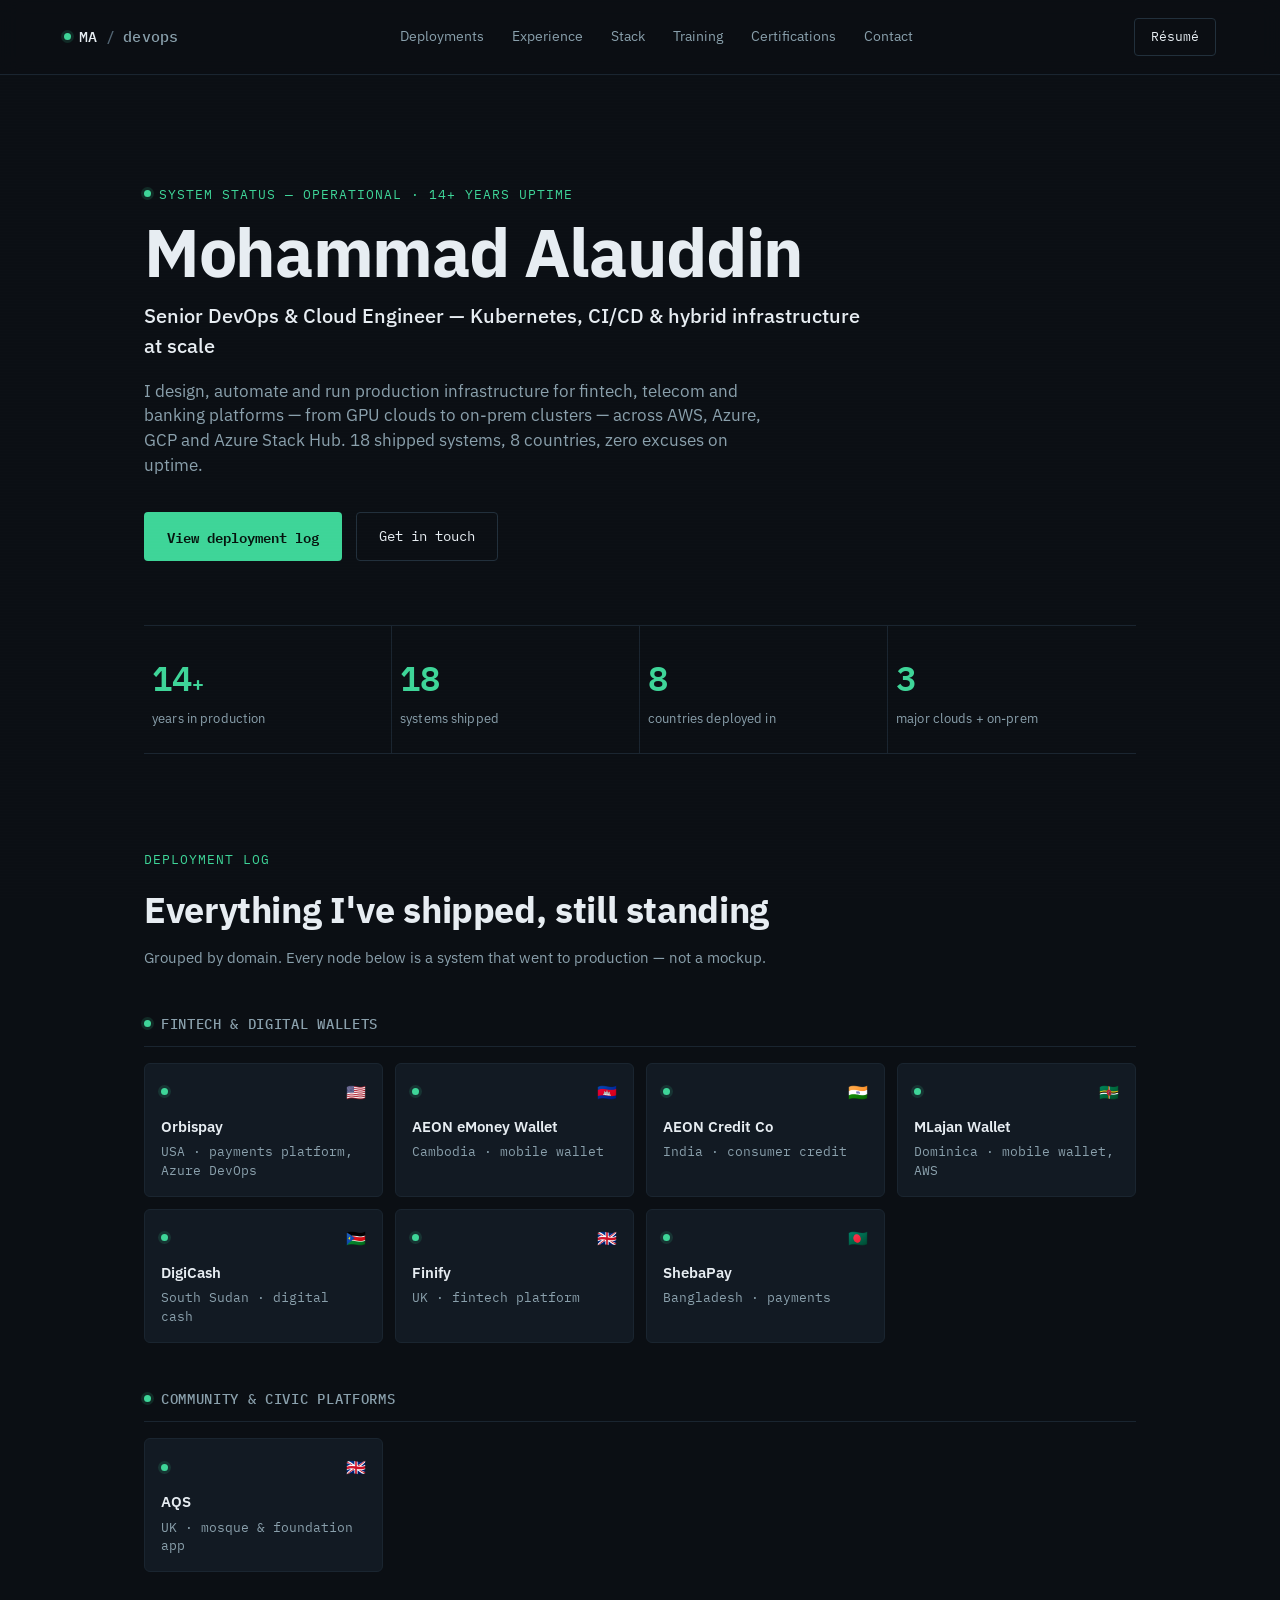
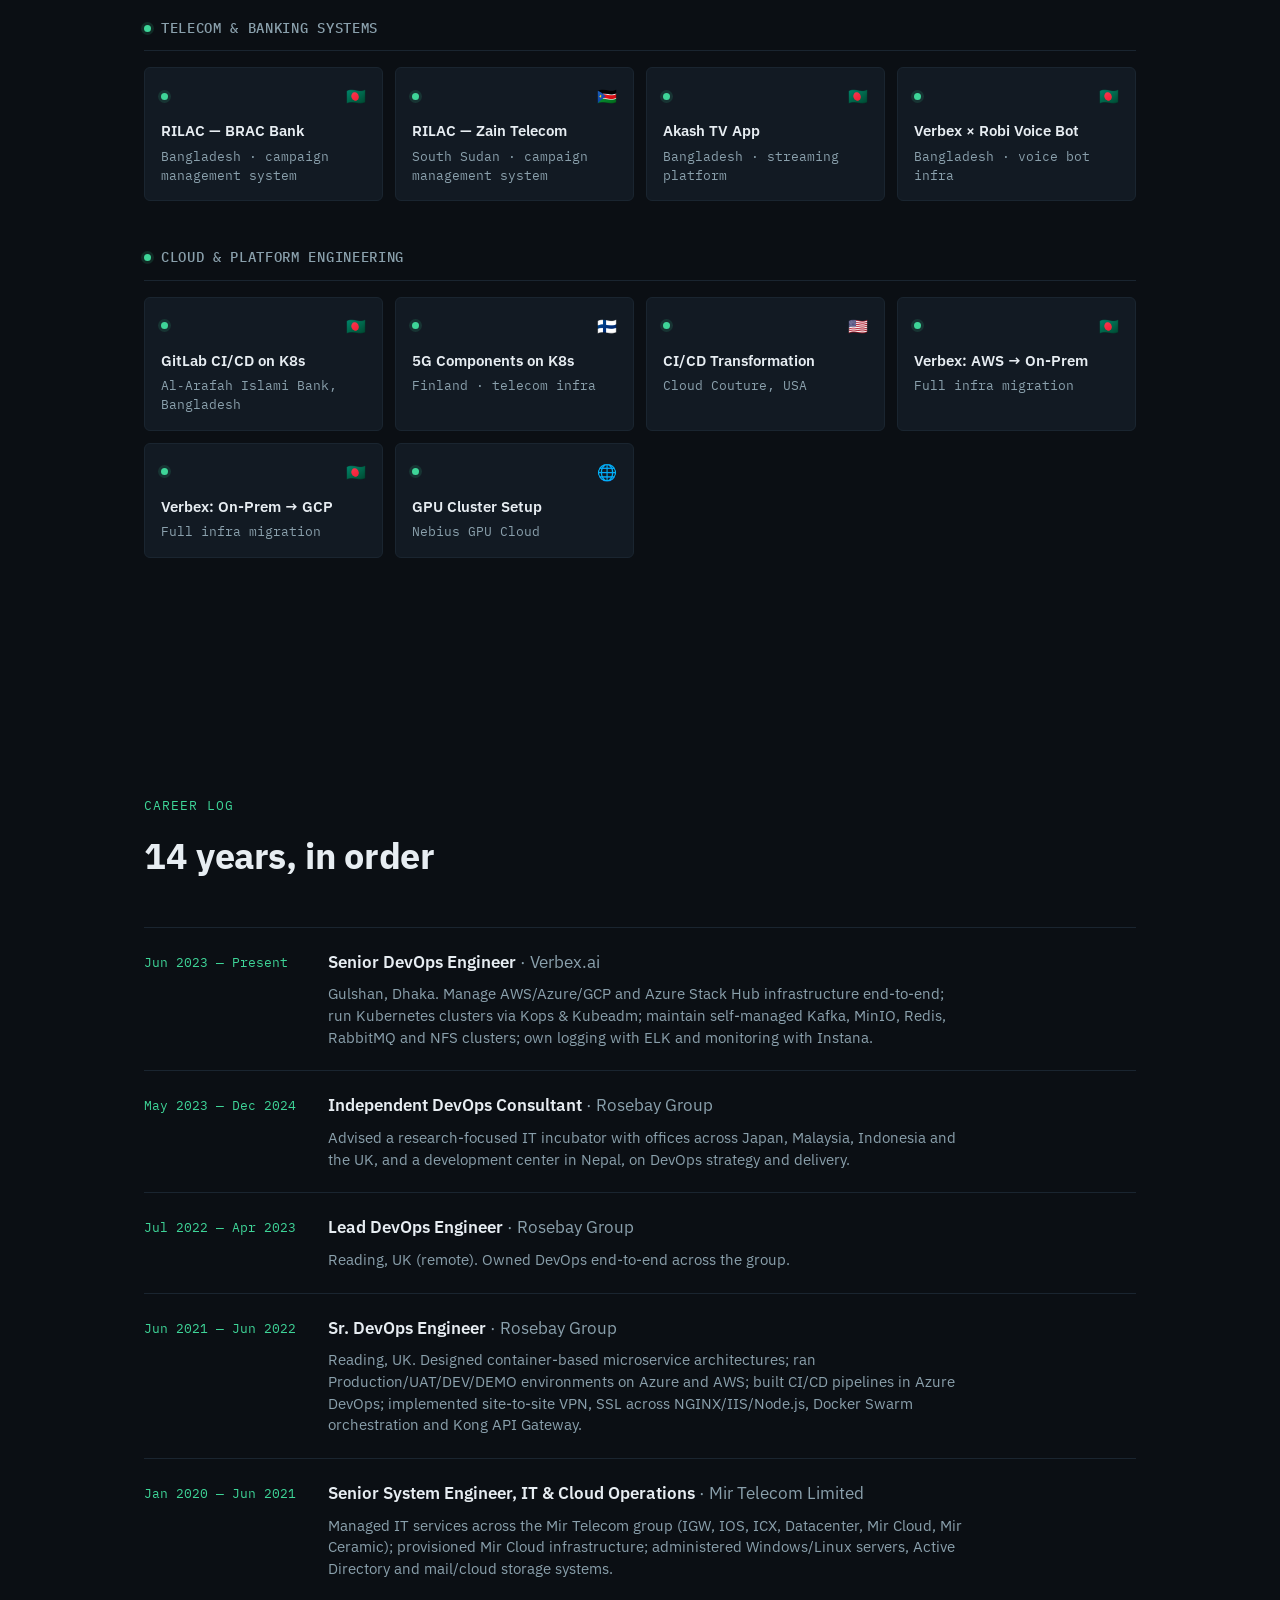
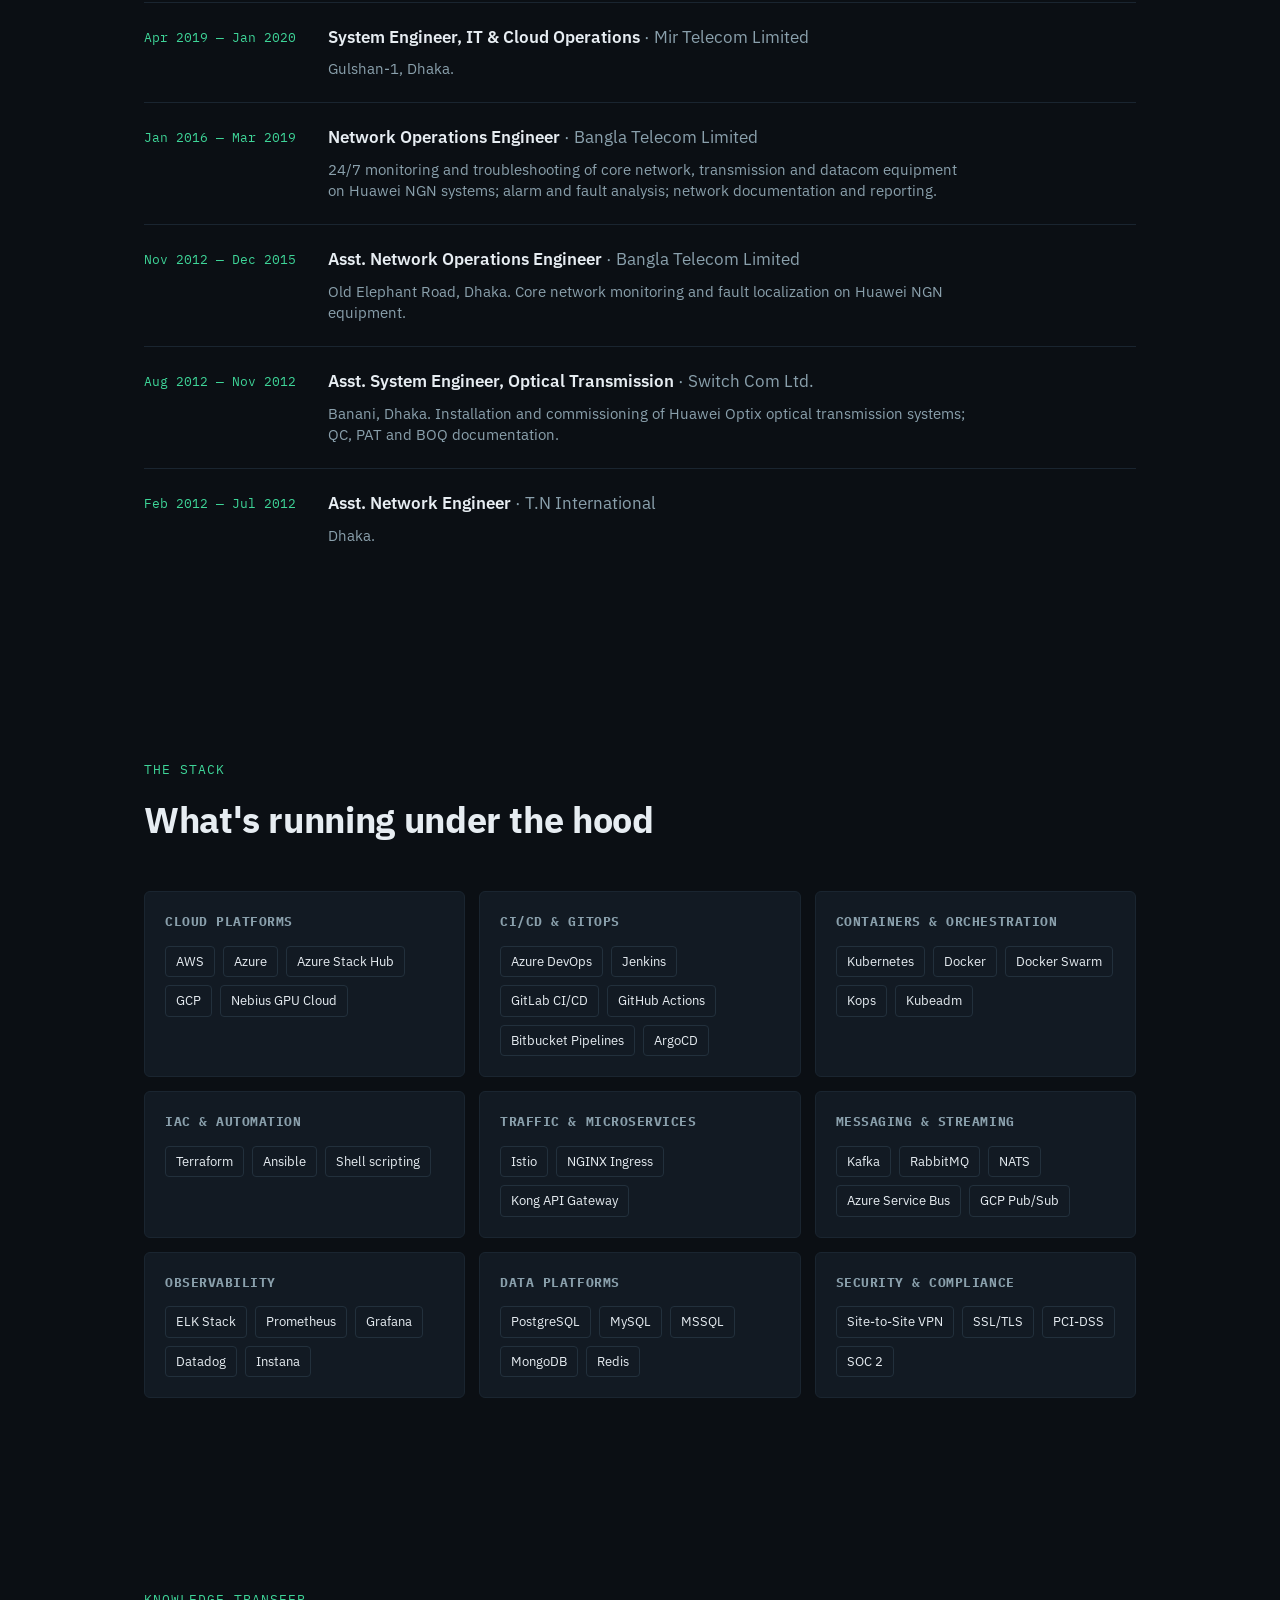
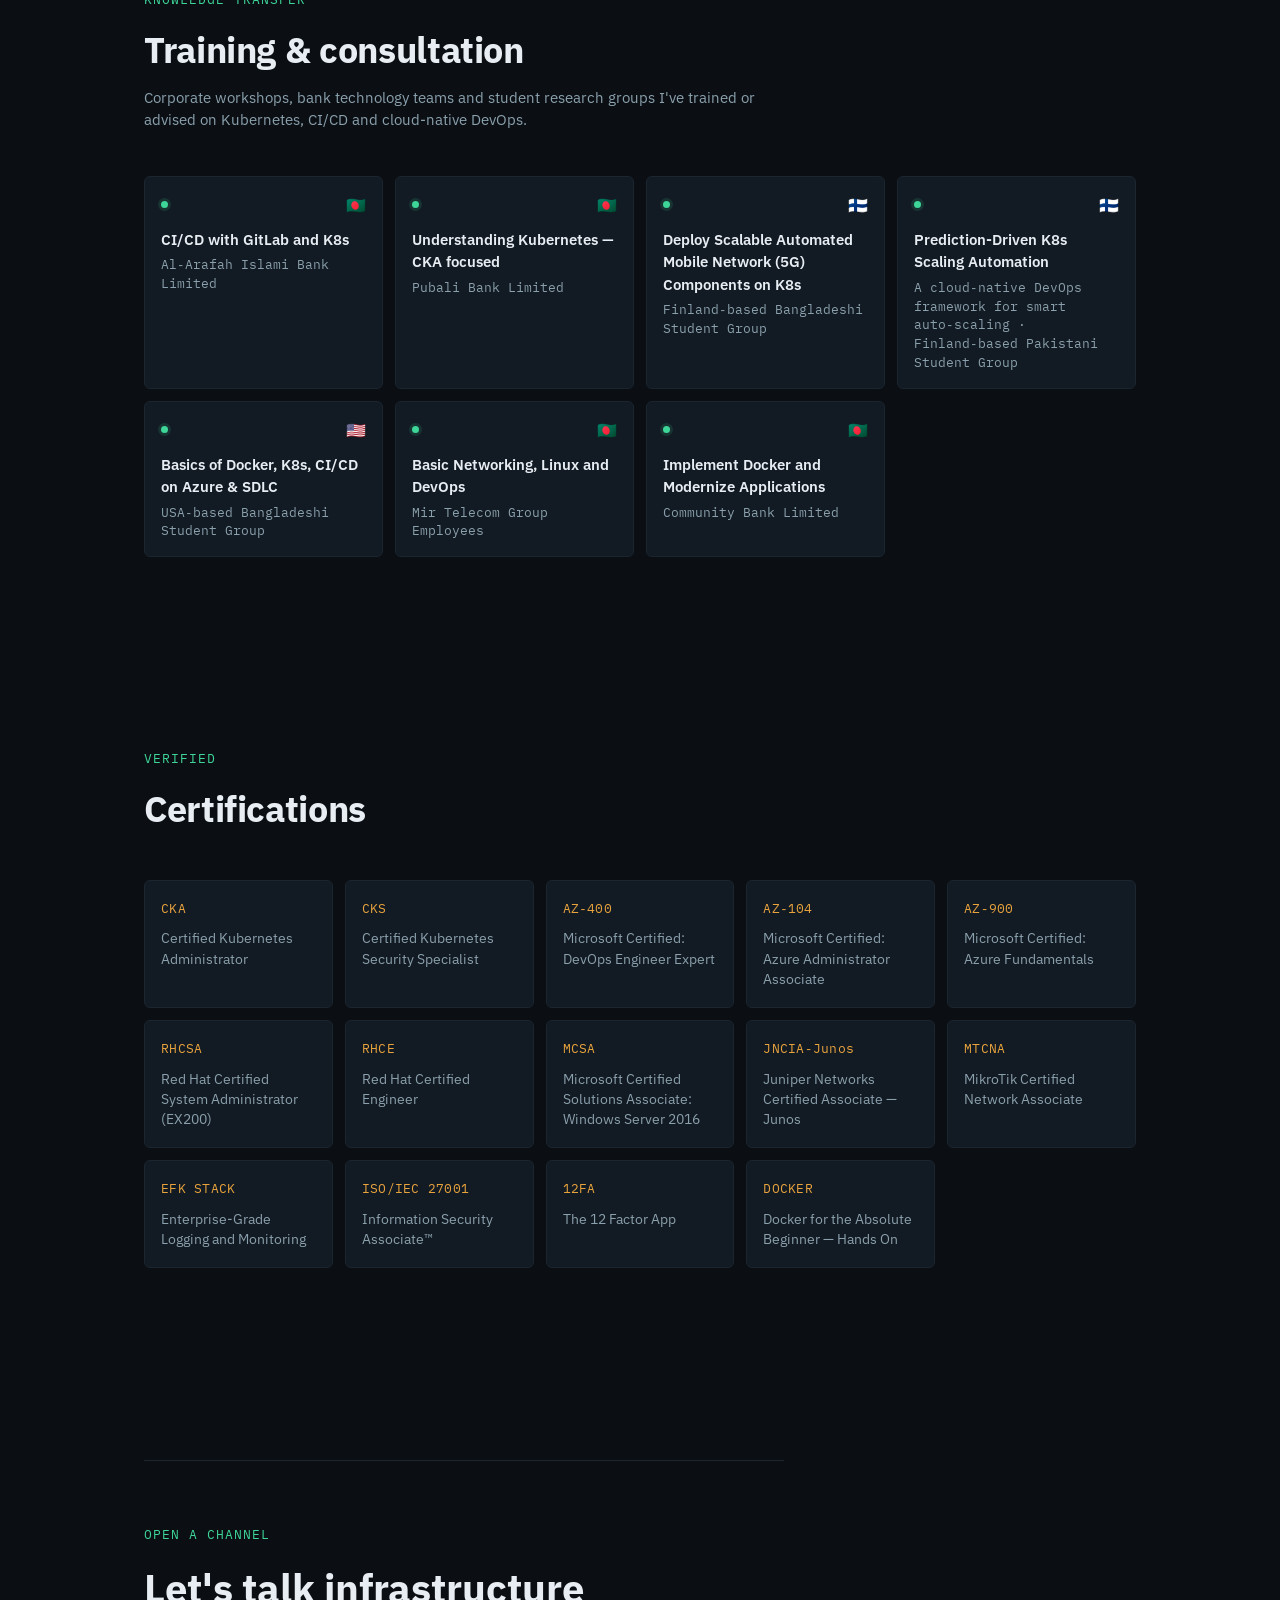
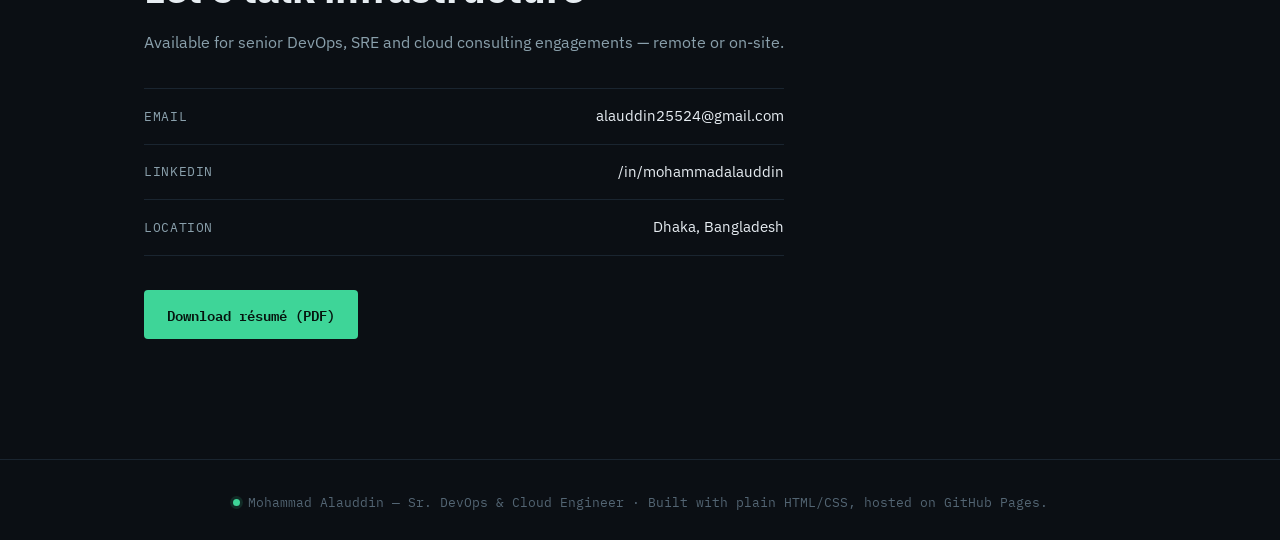
<file: index.html>
<!DOCTYPE html>
<html lang="en">
<head>
<meta charset="UTF-8">
<meta name="viewport" content="width=device-width, initial-scale=1.0">
<title>Mohammad Alauddin — Senior DevOps &amp; Cloud Engineer</title>
<meta name="description" content="Senior DevOps &amp; Cloud Engineer, 14+ years across AWS, Azure, GCP and Kubernetes. Deployment record across 8 countries.">
<link rel="preconnect" href="https://fonts.googleapis.com">
<link rel="preconnect" href="https://fonts.gstatic.com" crossorigin>
<link href="https://fonts.googleapis.com/css2?family=IBM+Plex+Mono:wght@400;500;600&family=IBM+Plex+Sans:wght@400;500;600;700&display=swap" rel="stylesheet">
<link rel="stylesheet" href="style.css">
</head>
<body>

<div class="scanline" aria-hidden="true"></div>

<header class="nav" id="top">
  <a class="nav__logo" href="#top">
    <span class="dot" aria-hidden="true"></span>MA<span class="nav__logo-sep">/</span><span class="nav__logo-role">devops</span>
  </a>
  <nav class="nav__links">
    <a href="#board">Deployments</a>
    <a href="#experience">Experience</a>
    <a href="#stack">Stack</a>
    <a href="#training">Training</a>
    <a href="#certs">Certifications</a>
    <a href="#contact">Contact</a>
  </nav>
  <a class="nav__cta" href="resume.pdf" target="_blank" rel="noopener">Résumé</a>
</header>

<main>

  <!-- HERO -->
  <section class="hero">
    <div class="hero__inner">
      <p class="eyebrow"><span class="dot dot--pulse" aria-hidden="true"></span>system status — operational · 14+ years uptime</p>
      <h1 class="hero__title">Mohammad Alauddin</h1>
      <p class="hero__role">Senior DevOps &amp; Cloud Engineer — Kubernetes, CI/CD &amp; hybrid infrastructure at scale</p>
      <p class="hero__summary">I design, automate and run production infrastructure for fintech, telecom and banking platforms — from GPU clouds to on‑prem clusters — across AWS, Azure, GCP and Azure Stack Hub. 18 shipped systems, 8 countries, zero excuses on uptime.</p>
      <div class="hero__actions">
        <a href="#board" class="btn btn--primary">View deployment log</a>
        <a href="#contact" class="btn btn--ghost">Get in touch</a>
      </div>
    </div>

    <div class="metrics" role="list">
      <div class="metrics__item" role="listitem">
        <span class="metrics__value">14<span class="metrics__unit">+</span></span>
        <span class="metrics__label">years in production</span>
      </div>
      <div class="metrics__item" role="listitem">
        <span class="metrics__value">18</span>
        <span class="metrics__label">systems shipped</span>
      </div>
      <div class="metrics__item" role="listitem">
        <span class="metrics__value">8</span>
        <span class="metrics__label">countries deployed in</span>
      </div>
      <div class="metrics__item" role="listitem">
        <span class="metrics__value">3</span>
        <span class="metrics__label">major clouds + on‑prem</span>
      </div>
    </div>
  </section>

  <!-- DEPLOYMENT BOARD -->
  <section class="board" id="board">
    <div class="section-head">
      <p class="eyebrow">deployment log</p>
      <h2>Everything I've shipped, still standing</h2>
      <p class="section-sub">Grouped by domain. Every node below is a system that went to production — not a mockup.</p>
    </div>

    <div class="board__group">
      <h3 class="board__group-title"><span class="dot" aria-hidden="true"></span>Fintech &amp; digital wallets</h3>
      <div class="board__grid" data-reveal>
        <article class="node"><div class="node__top"><span class="node__status" aria-hidden="true"></span><span class="node__flag">🇺🇸</span></div><h4>Orbispay</h4><p class="node__meta">USA · payments platform, Azure DevOps</p></article>
        <article class="node"><div class="node__top"><span class="node__status" aria-hidden="true"></span><span class="node__flag">🇰🇭</span></div><h4>AEON eMoney Wallet</h4><p class="node__meta">Cambodia · mobile wallet</p></article>
        <article class="node"><div class="node__top"><span class="node__status" aria-hidden="true"></span><span class="node__flag">🇮🇳</span></div><h4>AEON Credit Co</h4><p class="node__meta">India · consumer credit</p></article>
        <article class="node"><div class="node__top"><span class="node__status" aria-hidden="true"></span><span class="node__flag">🇩🇲</span></div><h4>MLajan Wallet</h4><p class="node__meta">Dominica · mobile wallet, AWS</p></article>
        <article class="node"><div class="node__top"><span class="node__status" aria-hidden="true"></span><span class="node__flag">🇸🇸</span></div><h4>DigiCash</h4><p class="node__meta">South Sudan · digital cash</p></article>
        <article class="node"><div class="node__top"><span class="node__status" aria-hidden="true"></span><span class="node__flag">🇬🇧</span></div><h4>Finify</h4><p class="node__meta">UK · fintech platform</p></article>
        <article class="node"><div class="node__top"><span class="node__status" aria-hidden="true"></span><span class="node__flag">🇧🇩</span></div><h4>ShebaPay</h4><p class="node__meta">Bangladesh · payments</p></article>
      </div>
    </div>

    <div class="board__group">
      <h3 class="board__group-title"><span class="dot" aria-hidden="true"></span>Community &amp; civic platforms</h3>
      <div class="board__grid" data-reveal>
        <article class="node"><div class="node__top"><span class="node__status" aria-hidden="true"></span><span class="node__flag">🇬🇧</span></div><h4>AQS</h4><p class="node__meta">UK · mosque &amp; foundation app</p></article>
      </div>
    </div>

    <div class="board__group">
      <h3 class="board__group-title"><span class="dot" aria-hidden="true"></span>Telecom &amp; banking systems</h3>
      <div class="board__grid" data-reveal>
        <article class="node"><div class="node__top"><span class="node__status" aria-hidden="true"></span><span class="node__flag">🇧🇩</span></div><h4>RILAC — BRAC Bank</h4><p class="node__meta">Bangladesh · campaign management system</p></article>
        <article class="node"><div class="node__top"><span class="node__status" aria-hidden="true"></span><span class="node__flag">🇸🇸</span></div><h4>RILAC — Zain Telecom</h4><p class="node__meta">South Sudan · campaign management system</p></article>
        <article class="node"><div class="node__top"><span class="node__status" aria-hidden="true"></span><span class="node__flag">🇧🇩</span></div><h4>Akash TV App</h4><p class="node__meta">Bangladesh · streaming platform</p></article>
        <article class="node"><div class="node__top"><span class="node__status" aria-hidden="true"></span><span class="node__flag">🇧🇩</span></div><h4>Verbex × Robi Voice Bot</h4><p class="node__meta">Bangladesh · voice bot infra</p></article>
      </div>
    </div>

    <div class="board__group">
      <h3 class="board__group-title"><span class="dot" aria-hidden="true"></span>Cloud &amp; platform engineering</h3>
      <div class="board__grid" data-reveal>
        <article class="node"><div class="node__top"><span class="node__status" aria-hidden="true"></span><span class="node__flag">🇧🇩</span></div><h4>GitLab CI/CD on K8s</h4><p class="node__meta">Al‑Arafah Islami Bank, Bangladesh</p></article>
        <article class="node"><div class="node__top"><span class="node__status" aria-hidden="true"></span><span class="node__flag">🇫🇮</span></div><h4>5G Components on K8s</h4><p class="node__meta">Finland · telecom infra</p></article>
        <article class="node"><div class="node__top"><span class="node__status" aria-hidden="true"></span><span class="node__flag">🇺🇸</span></div><h4>CI/CD Transformation</h4><p class="node__meta">Cloud Couture, USA</p></article>
        <article class="node"><div class="node__top"><span class="node__status" aria-hidden="true"></span><span class="node__flag">🇧🇩</span></div><h4>Verbex: AWS → On‑Prem</h4><p class="node__meta">Full infra migration</p></article>
        <article class="node"><div class="node__top"><span class="node__status" aria-hidden="true"></span><span class="node__flag">🇧🇩</span></div><h4>Verbex: On‑Prem → GCP</h4><p class="node__meta">Full infra migration</p></article>
        <article class="node"><div class="node__top"><span class="node__status" aria-hidden="true"></span><span class="node__flag">🌐</span></div><h4>GPU Cluster Setup</h4><p class="node__meta">Nebius GPU Cloud</p></article>
      </div>
    </div>
  </section>

  <!-- EXPERIENCE TIMELINE -->
  <section class="experience" id="experience">
    <div class="section-head">
      <p class="eyebrow">career log</p>
      <h2>14 years, in order</h2>
    </div>

    <div class="timeline" data-reveal>

      <div class="timeline__item">
        <div class="timeline__when">Jun 2023 — Present</div>
        <div class="timeline__body">
          <h3>Senior DevOps Engineer <span>· Verbex.ai</span></h3>
          <p>Gulshan, Dhaka. Manage AWS/Azure/GCP and Azure Stack Hub infrastructure end‑to‑end; run Kubernetes clusters via Kops &amp; Kubeadm; maintain self‑managed Kafka, MinIO, Redis, RabbitMQ and NFS clusters; own logging with ELK and monitoring with Instana.</p>
        </div>
      </div>

      <div class="timeline__item">
        <div class="timeline__when">May 2023 — Dec 2024</div>
        <div class="timeline__body">
          <h3>Independent DevOps Consultant <span>· Rosebay Group</span></h3>
          <p>Advised a research‑focused IT incubator with offices across Japan, Malaysia, Indonesia and the UK, and a development center in Nepal, on DevOps strategy and delivery.</p>
        </div>
      </div>

      <div class="timeline__item">
        <div class="timeline__when">Jul 2022 — Apr 2023</div>
        <div class="timeline__body">
          <h3>Lead DevOps Engineer <span>· Rosebay Group</span></h3>
          <p>Reading, UK (remote). Owned DevOps end‑to‑end across the group.</p>
        </div>
      </div>

      <div class="timeline__item">
        <div class="timeline__when">Jun 2021 — Jun 2022</div>
        <div class="timeline__body">
          <h3>Sr. DevOps Engineer <span>· Rosebay Group</span></h3>
          <p>Reading, UK. Designed container‑based microservice architectures; ran Production/UAT/DEV/DEMO environments on Azure and AWS; built CI/CD pipelines in Azure DevOps; implemented site‑to‑site VPN, SSL across NGINX/IIS/Node.js, Docker Swarm orchestration and Kong API Gateway.</p>
        </div>
      </div>

      <div class="timeline__item">
        <div class="timeline__when">Jan 2020 — Jun 2021</div>
        <div class="timeline__body">
          <h3>Senior System Engineer, IT &amp; Cloud Operations <span>· Mir Telecom Limited</span></h3>
          <p>Managed IT services across the Mir Telecom group (IGW, IOS, ICX, Datacenter, Mir Cloud, Mir Ceramic); provisioned Mir Cloud infrastructure; administered Windows/Linux servers, Active Directory and mail/cloud storage systems.</p>
        </div>
      </div>

      <div class="timeline__item">
        <div class="timeline__when">Apr 2019 — Jan 2020</div>
        <div class="timeline__body">
          <h3>System Engineer, IT &amp; Cloud Operations <span>· Mir Telecom Limited</span></h3>
          <p>Gulshan‑1, Dhaka.</p>
        </div>
      </div>

      <div class="timeline__item">
        <div class="timeline__when">Jan 2016 — Mar 2019</div>
        <div class="timeline__body">
          <h3>Network Operations Engineer <span>· Bangla Telecom Limited</span></h3>
          <p>24/7 monitoring and troubleshooting of core network, transmission and datacom equipment on Huawei NGN systems; alarm and fault analysis; network documentation and reporting.</p>
        </div>
      </div>

      <div class="timeline__item">
        <div class="timeline__when">Nov 2012 — Dec 2015</div>
        <div class="timeline__body">
          <h3>Asst. Network Operations Engineer <span>· Bangla Telecom Limited</span></h3>
          <p>Old Elephant Road, Dhaka. Core network monitoring and fault localization on Huawei NGN equipment.</p>
        </div>
      </div>

      <div class="timeline__item">
        <div class="timeline__when">Aug 2012 — Nov 2012</div>
        <div class="timeline__body">
          <h3>Asst. System Engineer, Optical Transmission <span>· Switch Com Ltd.</span></h3>
          <p>Banani, Dhaka. Installation and commissioning of Huawei Optix optical transmission systems; QC, PAT and BOQ documentation.</p>
        </div>
      </div>

      <div class="timeline__item">
        <div class="timeline__when">Feb 2012 — Jul 2012</div>
        <div class="timeline__body">
          <h3>Asst. Network Engineer <span>· T.N International</span></h3>
          <p>Dhaka.</p>
        </div>
      </div>

    </div>
  </section>

  <!-- STACK -->
  <section class="stack" id="stack">
    <div class="section-head">
      <p class="eyebrow">the stack</p>
      <h2>What's running under the hood</h2>
    </div>

    <div class="stack__grid" data-reveal>
      <div class="stack__panel">
        <h3>Cloud platforms</h3>
        <ul class="tags">
          <li>AWS</li><li>Azure</li><li>Azure Stack Hub</li><li>GCP</li><li>Nebius GPU Cloud</li>
        </ul>
      </div>
      <div class="stack__panel">
        <h3>CI/CD &amp; GitOps</h3>
        <ul class="tags">
          <li>Azure DevOps</li><li>Jenkins</li><li>GitLab CI/CD</li><li>GitHub Actions</li><li>Bitbucket Pipelines</li><li>ArgoCD</li>
        </ul>
      </div>
      <div class="stack__panel">
        <h3>Containers &amp; orchestration</h3>
        <ul class="tags">
          <li>Kubernetes</li><li>Docker</li><li>Docker Swarm</li><li>Kops</li><li>Kubeadm</li>
        </ul>
      </div>
      <div class="stack__panel">
        <h3>IaC &amp; automation</h3>
        <ul class="tags">
          <li>Terraform</li><li>Ansible</li><li>Shell scripting</li>
        </ul>
      </div>
      <div class="stack__panel">
        <h3>Traffic &amp; microservices</h3>
        <ul class="tags">
          <li>Istio</li><li>NGINX Ingress</li><li>Kong API Gateway</li>
        </ul>
      </div>
      <div class="stack__panel">
        <h3>Messaging &amp; streaming</h3>
        <ul class="tags">
          <li>Kafka</li><li>RabbitMQ</li><li>NATS</li><li>Azure Service Bus</li><li>GCP Pub/Sub</li>
        </ul>
      </div>
      <div class="stack__panel">
        <h3>Observability</h3>
        <ul class="tags">
          <li>ELK Stack</li><li>Prometheus</li><li>Grafana</li><li>Datadog</li><li>Instana</li>
        </ul>
      </div>
      <div class="stack__panel">
        <h3>Data platforms</h3>
        <ul class="tags">
          <li>PostgreSQL</li><li>MySQL</li><li>MSSQL</li><li>MongoDB</li><li>Redis</li>
        </ul>
      </div>
      <div class="stack__panel">
        <h3>Security &amp; compliance</h3>
        <ul class="tags">
          <li>Site‑to‑Site VPN</li><li>SSL/TLS</li><li>PCI‑DSS</li><li>SOC 2</li>
        </ul>
      </div>
    </div>
  </section>

  <!-- TRAINING & CONSULTATION -->
  <section class="training" id="training">
    <div class="section-head">
      <p class="eyebrow">knowledge transfer</p>
      <h2>Training &amp; consultation</h2>
      <p class="section-sub">Corporate workshops, bank technology teams and student research groups I've trained or advised on Kubernetes, CI/CD and cloud‑native DevOps.</p>
    </div>

    <div class="board__grid" data-reveal>
      <article class="node">
        <div class="node__top"><span class="node__status" aria-hidden="true"></span><span class="node__flag">🇧🇩</span></div>
        <h4>CI/CD with GitLab and K8s</h4>
        <p class="node__meta">Al‑Arafah Islami Bank Limited</p>
      </article>
      <article class="node">
        <div class="node__top"><span class="node__status" aria-hidden="true"></span><span class="node__flag">🇧🇩</span></div>
        <h4>Understanding Kubernetes — CKA focused</h4>
        <p class="node__meta">Pubali Bank Limited</p>
      </article>
      <article class="node">
        <div class="node__top"><span class="node__status" aria-hidden="true"></span><span class="node__flag">🇫🇮</span></div>
        <h4>Deploy Scalable Automated Mobile Network (5G) Components on K8s</h4>
        <p class="node__meta">Finland‑based Bangladeshi Student Group</p>
      </article>
      <article class="node">
        <div class="node__top"><span class="node__status" aria-hidden="true"></span><span class="node__flag">🇫🇮</span></div>
        <h4>Prediction‑Driven K8s Scaling Automation</h4>
        <p class="node__meta">A cloud‑native DevOps framework for smart auto‑scaling · Finland‑based Pakistani Student Group</p>
      </article>
      <article class="node">
        <div class="node__top"><span class="node__status" aria-hidden="true"></span><span class="node__flag">🇺🇸</span></div>
        <h4>Basics of Docker, K8s, CI/CD on Azure &amp; SDLC</h4>
        <p class="node__meta">USA‑based Bangladeshi Student Group</p>
      </article>
      <article class="node">
        <div class="node__top"><span class="node__status" aria-hidden="true"></span><span class="node__flag">🇧🇩</span></div>
        <h4>Basic Networking, Linux and DevOps</h4>
        <p class="node__meta">Mir Telecom Group Employees</p>
      </article>
      <article class="node">
        <div class="node__top"><span class="node__status" aria-hidden="true"></span><span class="node__flag">🇧🇩</span></div>
        <h4>Implement Docker and Modernize Applications</h4>
        <p class="node__meta">Community Bank Limited</p>
      </article>
    </div>
  </section>

  <!-- CERTIFICATIONS -->
  <section class="certs" id="certs">
    <div class="section-head">
      <p class="eyebrow">verified</p>
      <h2>Certifications</h2>
    </div>
    <div class="certs__grid" data-reveal>
      <div class="cert"><span class="cert__mark">CKA</span><p>Certified Kubernetes Administrator</p></div>
      <div class="cert"><span class="cert__mark">CKS</span><p>Certified Kubernetes Security Specialist</p></div>
      <div class="cert"><span class="cert__mark">AZ‑400</span><p>Microsoft Certified: DevOps Engineer Expert</p></div>
      <div class="cert"><span class="cert__mark">AZ‑104</span><p>Microsoft Certified: Azure Administrator Associate</p></div>
      <div class="cert"><span class="cert__mark">AZ‑900</span><p>Microsoft Certified: Azure Fundamentals</p></div>
      <div class="cert"><span class="cert__mark">RHCSA</span><p>Red Hat Certified System Administrator (EX200)</p></div>
      <div class="cert"><span class="cert__mark">RHCE</span><p>Red Hat Certified Engineer</p></div>
      <div class="cert"><span class="cert__mark">MCSA</span><p>Microsoft Certified Solutions Associate: Windows Server 2016</p></div>
      <div class="cert"><span class="cert__mark">JNCIA‑Junos</span><p>Juniper Networks Certified Associate — Junos</p></div>
      <div class="cert"><span class="cert__mark">MTCNA</span><p>MikroTik Certified Network Associate</p></div>
      <div class="cert"><span class="cert__mark">EFK STACK</span><p>Enterprise‑Grade Logging and Monitoring</p></div>
      <div class="cert"><span class="cert__mark">ISO/IEC 27001</span><p>Information Security Associate™</p></div>
      <div class="cert"><span class="cert__mark">12FA</span><p>The 12 Factor App</p></div>
      <div class="cert"><span class="cert__mark">DOCKER</span><p>Docker for the Absolute Beginner — Hands On</p></div>
    </div>
  </section>

  <!-- CONTACT -->
  <section class="contact" id="contact">
    <div class="contact__inner">
      <p class="eyebrow">open a channel</p>
      <h2>Let's talk infrastructure</h2>
      <p class="contact__sub">Available for senior DevOps, SRE and cloud consulting engagements — remote or on‑site.</p>
      <div class="contact__links">
        <a href="mailto:alauddin25524@gmail.com" class="contact__link">
          <span class="contact__label">Email</span>
          <span class="contact__value">alauddin25524@gmail.com</span>
        </a>
        <a href="https://www.linkedin.com/in/mohammadalauddin-3325b256" target="_blank" rel="noopener" class="contact__link">
          <span class="contact__label">LinkedIn</span>
          <span class="contact__value">/in/mohammadalauddin</span>
        </a>
        <div class="contact__link contact__link--static">
          <span class="contact__label">Location</span>
          <span class="contact__value">Dhaka, Bangladesh</span>
        </div>
      </div>
      <a href="resume.pdf" target="_blank" rel="noopener" class="btn btn--primary contact__resume">Download résumé (PDF)</a>
    </div>
  </section>

</main>

<footer class="footer">
  <p><span class="dot" aria-hidden="true"></span>Mohammad Alauddin — Sr. DevOps &amp; Cloud Engineer · Built with plain HTML/CSS, hosted on GitHub Pages.</p>
</footer>

<script src="script.js"></script>
</body>
</html>
</file>
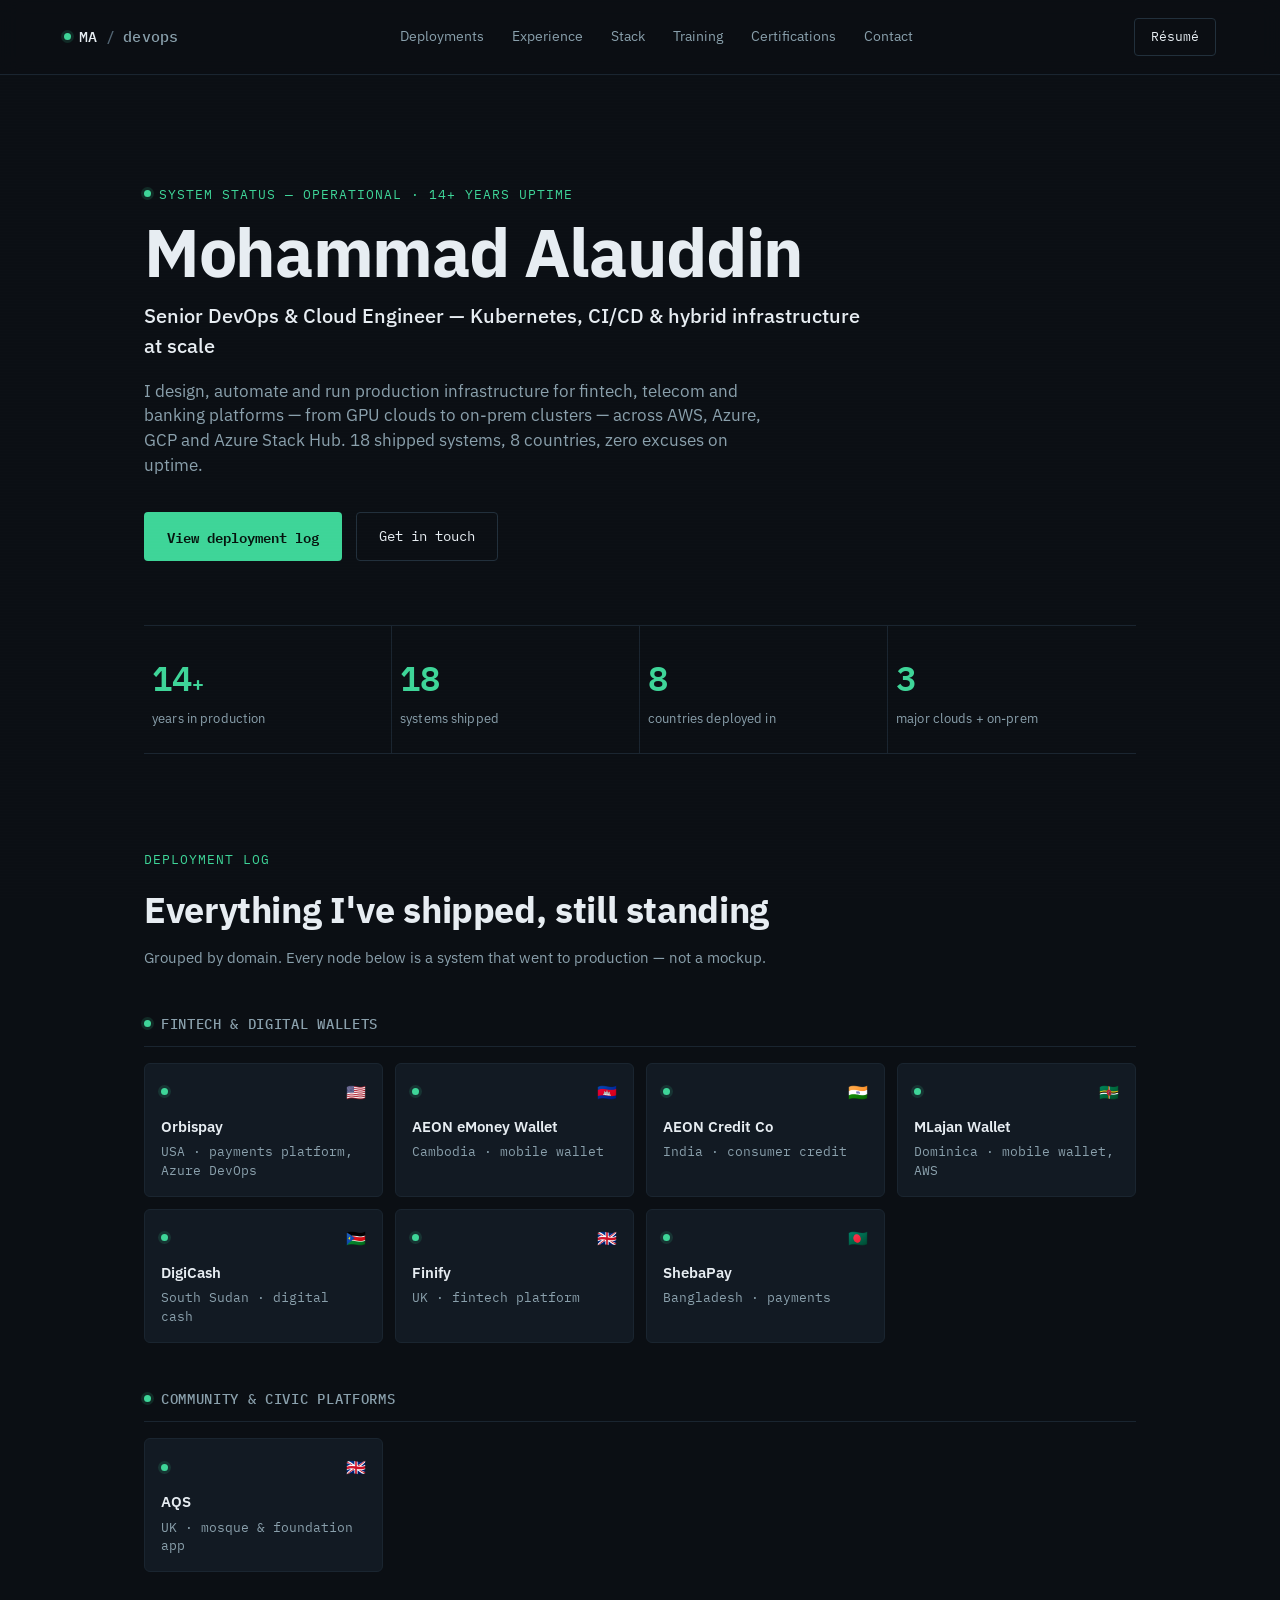
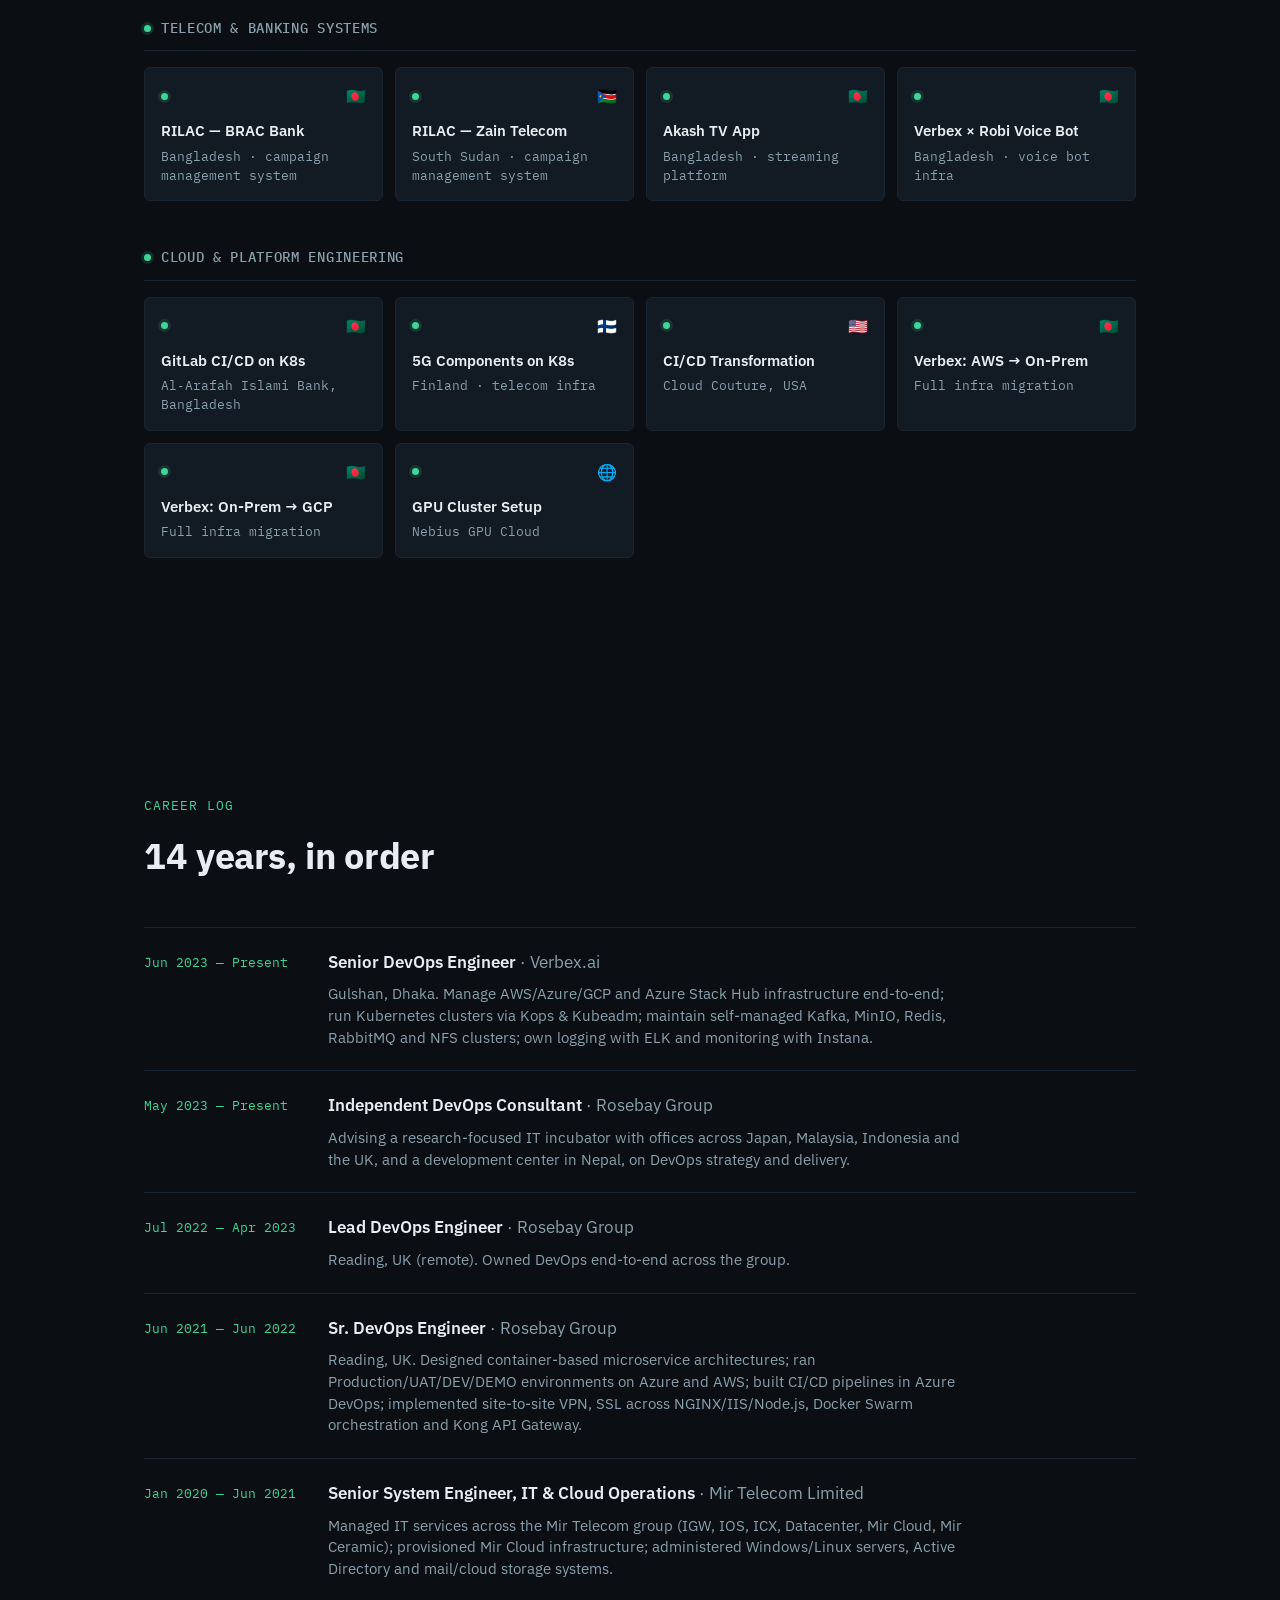
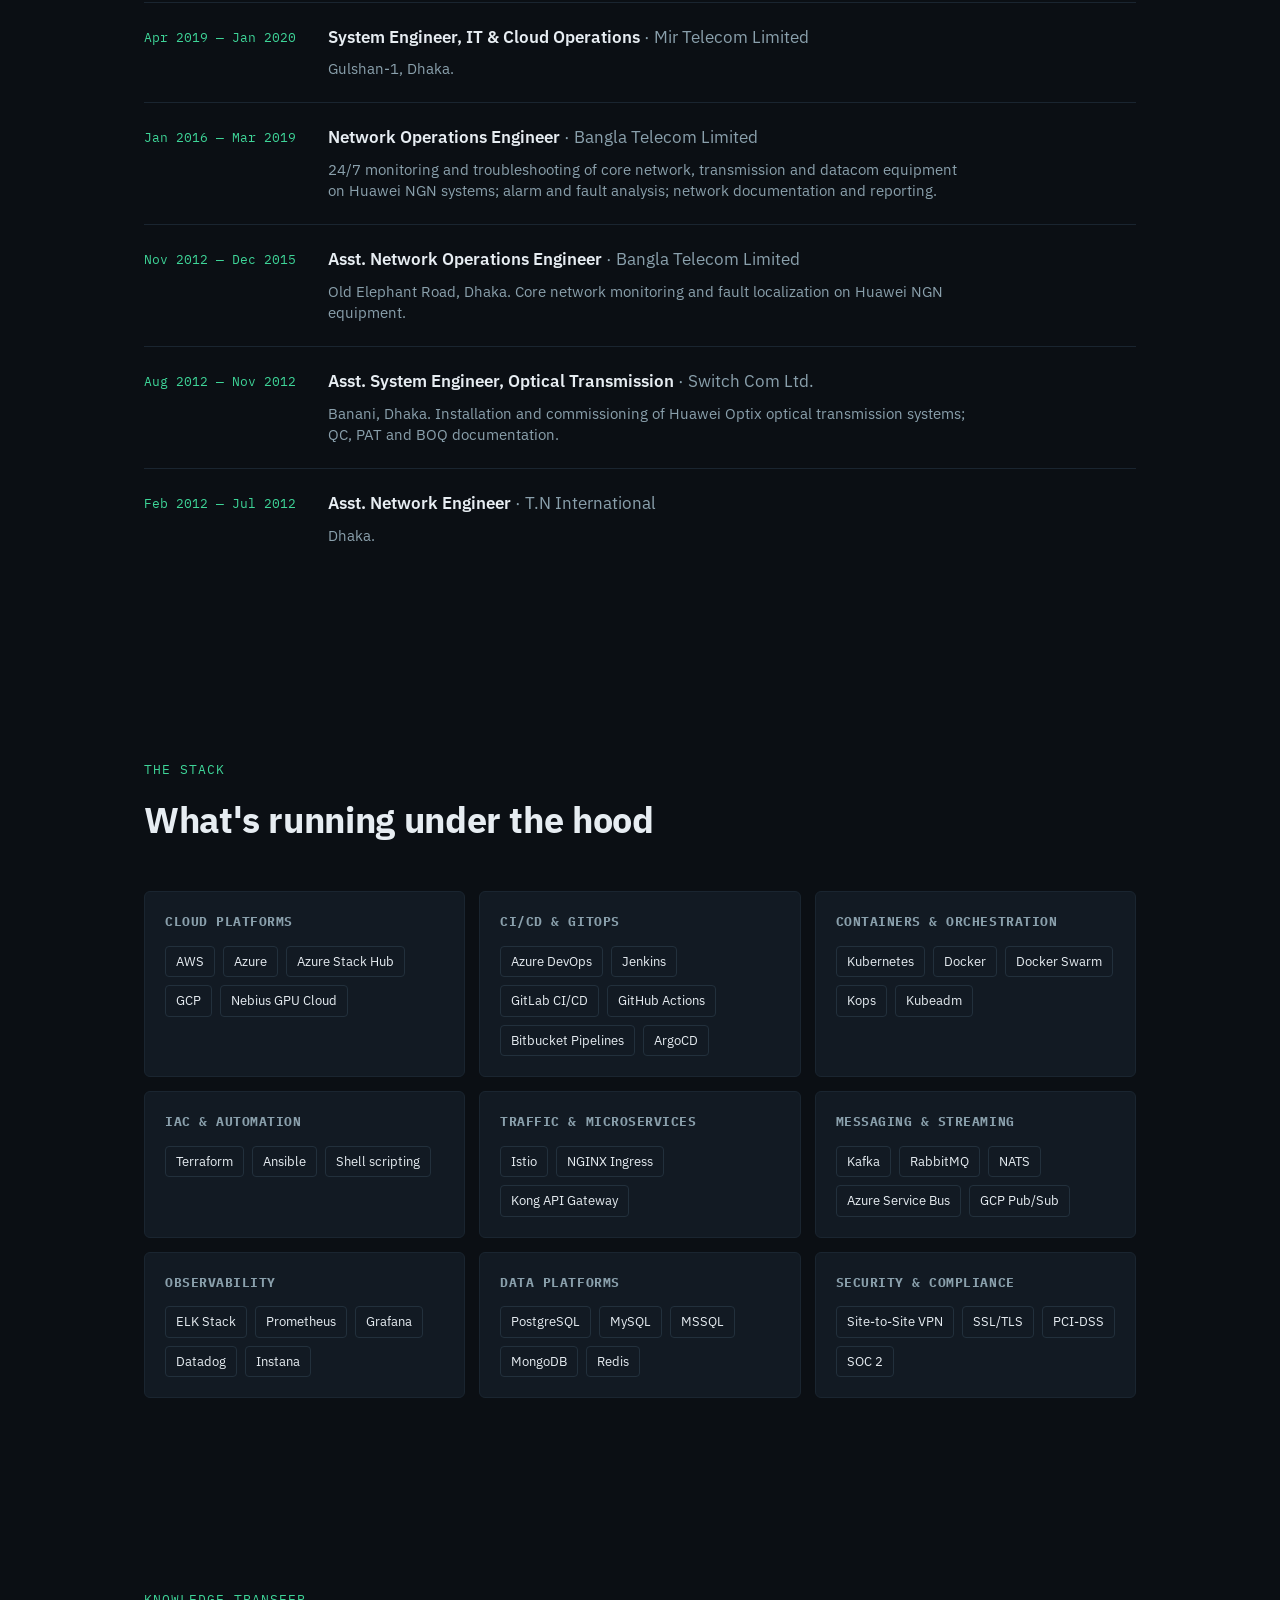
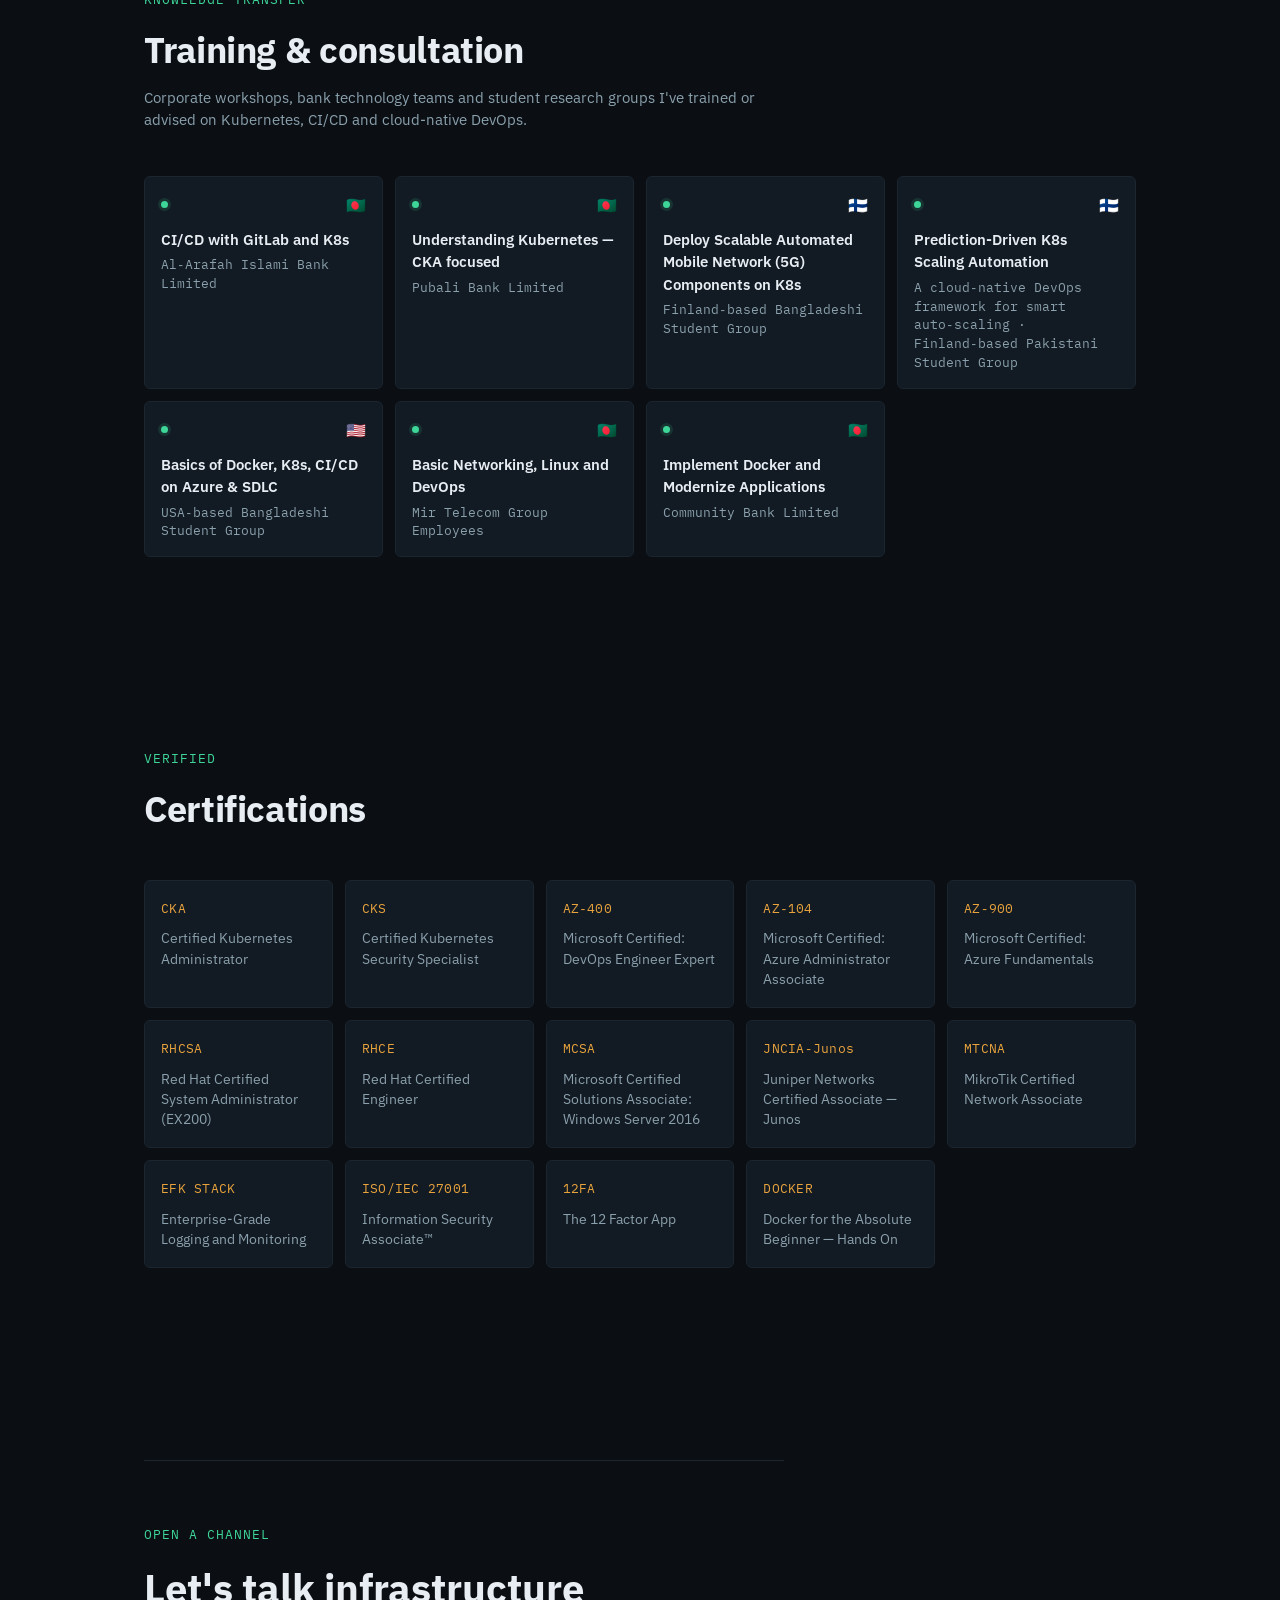
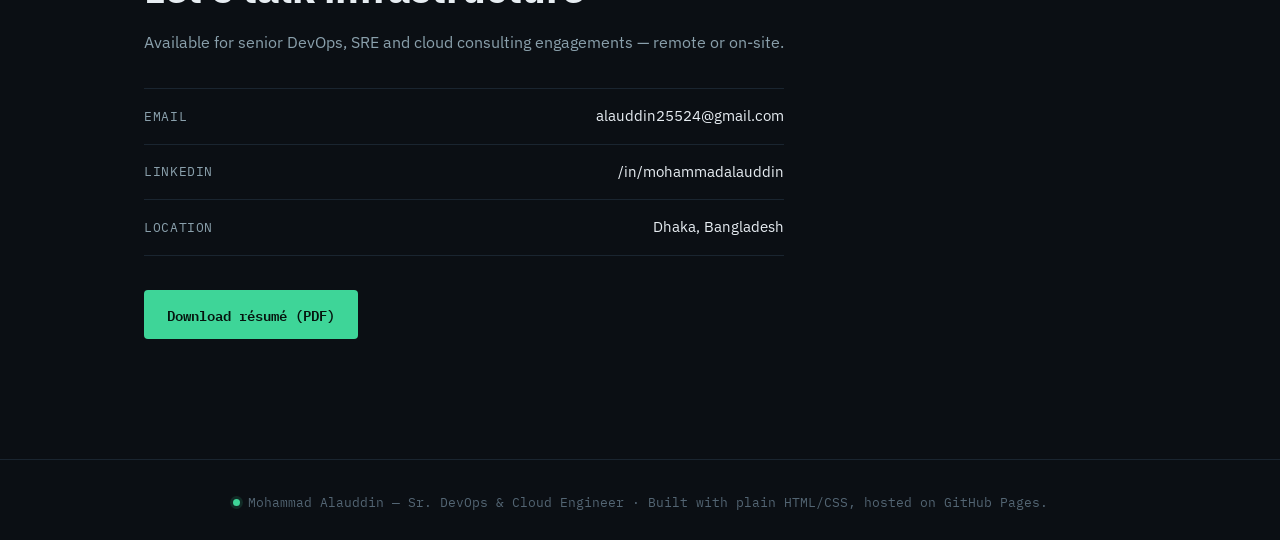
<file: index-23102026.html>
<!DOCTYPE html>
<html lang="en">
<head>
<meta charset="UTF-8">
<meta name="viewport" content="width=device-width, initial-scale=1.0">
<title>Mohammad Alauddin — Senior DevOps &amp; Cloud Engineer</title>
<meta name="description" content="Senior DevOps &amp; Cloud Engineer, 14+ years across AWS, Azure, GCP and Kubernetes. Deployment record across 8 countries.">
<link rel="preconnect" href="https://fonts.googleapis.com">
<link rel="preconnect" href="https://fonts.gstatic.com" crossorigin>
<link href="https://fonts.googleapis.com/css2?family=IBM+Plex+Mono:wght@400;500;600&family=IBM+Plex+Sans:wght@400;500;600;700&display=swap" rel="stylesheet">
<link rel="stylesheet" href="style.css">
</head>
<body>

<div class="scanline" aria-hidden="true"></div>

<header class="nav" id="top">
  <a class="nav__logo" href="#top">
    <span class="dot" aria-hidden="true"></span>MA<span class="nav__logo-sep">/</span><span class="nav__logo-role">devops</span>
  </a>
  <nav class="nav__links">
    <a href="#board">Deployments</a>
    <a href="#experience">Experience</a>
    <a href="#stack">Stack</a>
    <a href="#training">Training</a>
    <a href="#certs">Certifications</a>
    <a href="#contact">Contact</a>
  </nav>
  <a class="nav__cta" href="resume.pdf" target="_blank" rel="noopener">Résumé</a>
</header>

<main>

  <!-- HERO -->
  <section class="hero">
    <div class="hero__inner">
      <p class="eyebrow"><span class="dot dot--pulse" aria-hidden="true"></span>system status — operational · 14+ years uptime</p>
      <h1 class="hero__title">Mohammad Alauddin</h1>
      <p class="hero__role">Senior DevOps &amp; Cloud Engineer — Kubernetes, CI/CD &amp; hybrid infrastructure at scale</p>
      <p class="hero__summary">I design, automate and run production infrastructure for fintech, telecom and banking platforms — from GPU clouds to on‑prem clusters — across AWS, Azure, GCP and Azure Stack Hub. 18 shipped systems, 8 countries, zero excuses on uptime.</p>
      <div class="hero__actions">
        <a href="#board" class="btn btn--primary">View deployment log</a>
        <a href="#contact" class="btn btn--ghost">Get in touch</a>
      </div>
    </div>

    <div class="metrics" role="list">
      <div class="metrics__item" role="listitem">
        <span class="metrics__value">14<span class="metrics__unit">+</span></span>
        <span class="metrics__label">years in production</span>
      </div>
      <div class="metrics__item" role="listitem">
        <span class="metrics__value">18</span>
        <span class="metrics__label">systems shipped</span>
      </div>
      <div class="metrics__item" role="listitem">
        <span class="metrics__value">8</span>
        <span class="metrics__label">countries deployed in</span>
      </div>
      <div class="metrics__item" role="listitem">
        <span class="metrics__value">3</span>
        <span class="metrics__label">major clouds + on‑prem</span>
      </div>
    </div>
  </section>

  <!-- DEPLOYMENT BOARD -->
  <section class="board" id="board">
    <div class="section-head">
      <p class="eyebrow">deployment log</p>
      <h2>Everything I've shipped, still standing</h2>
      <p class="section-sub">Grouped by domain. Every node below is a system that went to production — not a mockup.</p>
    </div>

    <div class="board__group">
      <h3 class="board__group-title"><span class="dot" aria-hidden="true"></span>Fintech &amp; digital wallets</h3>
      <div class="board__grid" data-reveal>
        <article class="node"><div class="node__top"><span class="node__status" aria-hidden="true"></span><span class="node__flag">🇺🇸</span></div><h4>Orbispay</h4><p class="node__meta">USA · payments platform, Azure DevOps</p></article>
        <article class="node"><div class="node__top"><span class="node__status" aria-hidden="true"></span><span class="node__flag">🇰🇭</span></div><h4>AEON eMoney Wallet</h4><p class="node__meta">Cambodia · mobile wallet</p></article>
        <article class="node"><div class="node__top"><span class="node__status" aria-hidden="true"></span><span class="node__flag">🇮🇳</span></div><h4>AEON Credit Co</h4><p class="node__meta">India · consumer credit</p></article>
        <article class="node"><div class="node__top"><span class="node__status" aria-hidden="true"></span><span class="node__flag">🇩🇲</span></div><h4>MLajan Wallet</h4><p class="node__meta">Dominica · mobile wallet, AWS</p></article>
        <article class="node"><div class="node__top"><span class="node__status" aria-hidden="true"></span><span class="node__flag">🇸🇸</span></div><h4>DigiCash</h4><p class="node__meta">South Sudan · digital cash</p></article>
        <article class="node"><div class="node__top"><span class="node__status" aria-hidden="true"></span><span class="node__flag">🇬🇧</span></div><h4>Finify</h4><p class="node__meta">UK · fintech platform</p></article>
        <article class="node"><div class="node__top"><span class="node__status" aria-hidden="true"></span><span class="node__flag">🇧🇩</span></div><h4>ShebaPay</h4><p class="node__meta">Bangladesh · payments</p></article>
      </div>
    </div>

    <div class="board__group">
      <h3 class="board__group-title"><span class="dot" aria-hidden="true"></span>Community &amp; civic platforms</h3>
      <div class="board__grid" data-reveal>
        <article class="node"><div class="node__top"><span class="node__status" aria-hidden="true"></span><span class="node__flag">🇬🇧</span></div><h4>AQS</h4><p class="node__meta">UK · mosque &amp; foundation app</p></article>
      </div>
    </div>

    <div class="board__group">
      <h3 class="board__group-title"><span class="dot" aria-hidden="true"></span>Telecom &amp; banking systems</h3>
      <div class="board__grid" data-reveal>
        <article class="node"><div class="node__top"><span class="node__status" aria-hidden="true"></span><span class="node__flag">🇧🇩</span></div><h4>RILAC — BRAC Bank</h4><p class="node__meta">Bangladesh · campaign management system</p></article>
        <article class="node"><div class="node__top"><span class="node__status" aria-hidden="true"></span><span class="node__flag">🇸🇸</span></div><h4>RILAC — Zain Telecom</h4><p class="node__meta">South Sudan · campaign management system</p></article>
        <article class="node"><div class="node__top"><span class="node__status" aria-hidden="true"></span><span class="node__flag">🇧🇩</span></div><h4>Akash TV App</h4><p class="node__meta">Bangladesh · streaming platform</p></article>
        <article class="node"><div class="node__top"><span class="node__status" aria-hidden="true"></span><span class="node__flag">🇧🇩</span></div><h4>Verbex × Robi Voice Bot</h4><p class="node__meta">Bangladesh · voice bot infra</p></article>
      </div>
    </div>

    <div class="board__group">
      <h3 class="board__group-title"><span class="dot" aria-hidden="true"></span>Cloud &amp; platform engineering</h3>
      <div class="board__grid" data-reveal>
        <article class="node"><div class="node__top"><span class="node__status" aria-hidden="true"></span><span class="node__flag">🇧🇩</span></div><h4>GitLab CI/CD on K8s</h4><p class="node__meta">Al‑Arafah Islami Bank, Bangladesh</p></article>
        <article class="node"><div class="node__top"><span class="node__status" aria-hidden="true"></span><span class="node__flag">🇫🇮</span></div><h4>5G Components on K8s</h4><p class="node__meta">Finland · telecom infra</p></article>
        <article class="node"><div class="node__top"><span class="node__status" aria-hidden="true"></span><span class="node__flag">🇺🇸</span></div><h4>CI/CD Transformation</h4><p class="node__meta">Cloud Couture, USA</p></article>
        <article class="node"><div class="node__top"><span class="node__status" aria-hidden="true"></span><span class="node__flag">🇧🇩</span></div><h4>Verbex: AWS → On‑Prem</h4><p class="node__meta">Full infra migration</p></article>
        <article class="node"><div class="node__top"><span class="node__status" aria-hidden="true"></span><span class="node__flag">🇧🇩</span></div><h4>Verbex: On‑Prem → GCP</h4><p class="node__meta">Full infra migration</p></article>
        <article class="node"><div class="node__top"><span class="node__status" aria-hidden="true"></span><span class="node__flag">🌐</span></div><h4>GPU Cluster Setup</h4><p class="node__meta">Nebius GPU Cloud</p></article>
      </div>
    </div>
  </section>

  <!-- EXPERIENCE TIMELINE -->
  <section class="experience" id="experience">
    <div class="section-head">
      <p class="eyebrow">career log</p>
      <h2>14 years, in order</h2>
    </div>

    <div class="timeline" data-reveal>

      <div class="timeline__item">
        <div class="timeline__when">Jun 2023 — Present</div>
        <div class="timeline__body">
          <h3>Senior DevOps Engineer <span>· Verbex.ai</span></h3>
          <p>Gulshan, Dhaka. Manage AWS/Azure/GCP and Azure Stack Hub infrastructure end‑to‑end; run Kubernetes clusters via Kops &amp; Kubeadm; maintain self‑managed Kafka, MinIO, Redis, RabbitMQ and NFS clusters; own logging with ELK and monitoring with Instana.</p>
        </div>
      </div>

      <div class="timeline__item">
        <div class="timeline__when">May 2023 — Present</div>
        <div class="timeline__body">
          <h3>Independent DevOps Consultant <span>· Rosebay Group</span></h3>
          <p>Advising a research‑focused IT incubator with offices across Japan, Malaysia, Indonesia and the UK, and a development center in Nepal, on DevOps strategy and delivery.</p>
        </div>
      </div>

      <div class="timeline__item">
        <div class="timeline__when">Jul 2022 — Apr 2023</div>
        <div class="timeline__body">
          <h3>Lead DevOps Engineer <span>· Rosebay Group</span></h3>
          <p>Reading, UK (remote). Owned DevOps end‑to‑end across the group.</p>
        </div>
      </div>

      <div class="timeline__item">
        <div class="timeline__when">Jun 2021 — Jun 2022</div>
        <div class="timeline__body">
          <h3>Sr. DevOps Engineer <span>· Rosebay Group</span></h3>
          <p>Reading, UK. Designed container‑based microservice architectures; ran Production/UAT/DEV/DEMO environments on Azure and AWS; built CI/CD pipelines in Azure DevOps; implemented site‑to‑site VPN, SSL across NGINX/IIS/Node.js, Docker Swarm orchestration and Kong API Gateway.</p>
        </div>
      </div>

      <div class="timeline__item">
        <div class="timeline__when">Jan 2020 — Jun 2021</div>
        <div class="timeline__body">
          <h3>Senior System Engineer, IT &amp; Cloud Operations <span>· Mir Telecom Limited</span></h3>
          <p>Managed IT services across the Mir Telecom group (IGW, IOS, ICX, Datacenter, Mir Cloud, Mir Ceramic); provisioned Mir Cloud infrastructure; administered Windows/Linux servers, Active Directory and mail/cloud storage systems.</p>
        </div>
      </div>

      <div class="timeline__item">
        <div class="timeline__when">Apr 2019 — Jan 2020</div>
        <div class="timeline__body">
          <h3>System Engineer, IT &amp; Cloud Operations <span>· Mir Telecom Limited</span></h3>
          <p>Gulshan‑1, Dhaka.</p>
        </div>
      </div>

      <div class="timeline__item">
        <div class="timeline__when">Jan 2016 — Mar 2019</div>
        <div class="timeline__body">
          <h3>Network Operations Engineer <span>· Bangla Telecom Limited</span></h3>
          <p>24/7 monitoring and troubleshooting of core network, transmission and datacom equipment on Huawei NGN systems; alarm and fault analysis; network documentation and reporting.</p>
        </div>
      </div>

      <div class="timeline__item">
        <div class="timeline__when">Nov 2012 — Dec 2015</div>
        <div class="timeline__body">
          <h3>Asst. Network Operations Engineer <span>· Bangla Telecom Limited</span></h3>
          <p>Old Elephant Road, Dhaka. Core network monitoring and fault localization on Huawei NGN equipment.</p>
        </div>
      </div>

      <div class="timeline__item">
        <div class="timeline__when">Aug 2012 — Nov 2012</div>
        <div class="timeline__body">
          <h3>Asst. System Engineer, Optical Transmission <span>· Switch Com Ltd.</span></h3>
          <p>Banani, Dhaka. Installation and commissioning of Huawei Optix optical transmission systems; QC, PAT and BOQ documentation.</p>
        </div>
      </div>

      <div class="timeline__item">
        <div class="timeline__when">Feb 2012 — Jul 2012</div>
        <div class="timeline__body">
          <h3>Asst. Network Engineer <span>· T.N International</span></h3>
          <p>Dhaka.</p>
        </div>
      </div>

    </div>
  </section>

  <!-- STACK -->
  <section class="stack" id="stack">
    <div class="section-head">
      <p class="eyebrow">the stack</p>
      <h2>What's running under the hood</h2>
    </div>

    <div class="stack__grid" data-reveal>
      <div class="stack__panel">
        <h3>Cloud platforms</h3>
        <ul class="tags">
          <li>AWS</li><li>Azure</li><li>Azure Stack Hub</li><li>GCP</li><li>Nebius GPU Cloud</li>
        </ul>
      </div>
      <div class="stack__panel">
        <h3>CI/CD &amp; GitOps</h3>
        <ul class="tags">
          <li>Azure DevOps</li><li>Jenkins</li><li>GitLab CI/CD</li><li>GitHub Actions</li><li>Bitbucket Pipelines</li><li>ArgoCD</li>
        </ul>
      </div>
      <div class="stack__panel">
        <h3>Containers &amp; orchestration</h3>
        <ul class="tags">
          <li>Kubernetes</li><li>Docker</li><li>Docker Swarm</li><li>Kops</li><li>Kubeadm</li>
        </ul>
      </div>
      <div class="stack__panel">
        <h3>IaC &amp; automation</h3>
        <ul class="tags">
          <li>Terraform</li><li>Ansible</li><li>Shell scripting</li>
        </ul>
      </div>
      <div class="stack__panel">
        <h3>Traffic &amp; microservices</h3>
        <ul class="tags">
          <li>Istio</li><li>NGINX Ingress</li><li>Kong API Gateway</li>
        </ul>
      </div>
      <div class="stack__panel">
        <h3>Messaging &amp; streaming</h3>
        <ul class="tags">
          <li>Kafka</li><li>RabbitMQ</li><li>NATS</li><li>Azure Service Bus</li><li>GCP Pub/Sub</li>
        </ul>
      </div>
      <div class="stack__panel">
        <h3>Observability</h3>
        <ul class="tags">
          <li>ELK Stack</li><li>Prometheus</li><li>Grafana</li><li>Datadog</li><li>Instana</li>
        </ul>
      </div>
      <div class="stack__panel">
        <h3>Data platforms</h3>
        <ul class="tags">
          <li>PostgreSQL</li><li>MySQL</li><li>MSSQL</li><li>MongoDB</li><li>Redis</li>
        </ul>
      </div>
      <div class="stack__panel">
        <h3>Security &amp; compliance</h3>
        <ul class="tags">
          <li>Site‑to‑Site VPN</li><li>SSL/TLS</li><li>PCI‑DSS</li><li>SOC 2</li>
        </ul>
      </div>
    </div>
  </section>

  <!-- TRAINING & CONSULTATION -->
  <section class="training" id="training">
    <div class="section-head">
      <p class="eyebrow">knowledge transfer</p>
      <h2>Training &amp; consultation</h2>
      <p class="section-sub">Corporate workshops, bank technology teams and student research groups I've trained or advised on Kubernetes, CI/CD and cloud‑native DevOps.</p>
    </div>

    <div class="board__grid" data-reveal>
      <article class="node">
        <div class="node__top"><span class="node__status" aria-hidden="true"></span><span class="node__flag">🇧🇩</span></div>
        <h4>CI/CD with GitLab and K8s</h4>
        <p class="node__meta">Al‑Arafah Islami Bank Limited</p>
      </article>
      <article class="node">
        <div class="node__top"><span class="node__status" aria-hidden="true"></span><span class="node__flag">🇧🇩</span></div>
        <h4>Understanding Kubernetes — CKA focused</h4>
        <p class="node__meta">Pubali Bank Limited</p>
      </article>
      <article class="node">
        <div class="node__top"><span class="node__status" aria-hidden="true"></span><span class="node__flag">🇫🇮</span></div>
        <h4>Deploy Scalable Automated Mobile Network (5G) Components on K8s</h4>
        <p class="node__meta">Finland‑based Bangladeshi Student Group</p>
      </article>
      <article class="node">
        <div class="node__top"><span class="node__status" aria-hidden="true"></span><span class="node__flag">🇫🇮</span></div>
        <h4>Prediction‑Driven K8s Scaling Automation</h4>
        <p class="node__meta">A cloud‑native DevOps framework for smart auto‑scaling · Finland‑based Pakistani Student Group</p>
      </article>
      <article class="node">
        <div class="node__top"><span class="node__status" aria-hidden="true"></span><span class="node__flag">🇺🇸</span></div>
        <h4>Basics of Docker, K8s, CI/CD on Azure &amp; SDLC</h4>
        <p class="node__meta">USA‑based Bangladeshi Student Group</p>
      </article>
      <article class="node">
        <div class="node__top"><span class="node__status" aria-hidden="true"></span><span class="node__flag">🇧🇩</span></div>
        <h4>Basic Networking, Linux and DevOps</h4>
        <p class="node__meta">Mir Telecom Group Employees</p>
      </article>
      <article class="node">
        <div class="node__top"><span class="node__status" aria-hidden="true"></span><span class="node__flag">🇧🇩</span></div>
        <h4>Implement Docker and Modernize Applications</h4>
        <p class="node__meta">Community Bank Limited</p>
      </article>
    </div>
  </section>

  <!-- CERTIFICATIONS -->
  <section class="certs" id="certs">
    <div class="section-head">
      <p class="eyebrow">verified</p>
      <h2>Certifications</h2>
    </div>
    <div class="certs__grid" data-reveal>
      <div class="cert"><span class="cert__mark">CKA</span><p>Certified Kubernetes Administrator</p></div>
      <div class="cert"><span class="cert__mark">CKS</span><p>Certified Kubernetes Security Specialist</p></div>
      <div class="cert"><span class="cert__mark">AZ‑400</span><p>Microsoft Certified: DevOps Engineer Expert</p></div>
      <div class="cert"><span class="cert__mark">AZ‑104</span><p>Microsoft Certified: Azure Administrator Associate</p></div>
      <div class="cert"><span class="cert__mark">AZ‑900</span><p>Microsoft Certified: Azure Fundamentals</p></div>
      <div class="cert"><span class="cert__mark">RHCSA</span><p>Red Hat Certified System Administrator (EX200)</p></div>
      <div class="cert"><span class="cert__mark">RHCE</span><p>Red Hat Certified Engineer</p></div>
      <div class="cert"><span class="cert__mark">MCSA</span><p>Microsoft Certified Solutions Associate: Windows Server 2016</p></div>
      <div class="cert"><span class="cert__mark">JNCIA‑Junos</span><p>Juniper Networks Certified Associate — Junos</p></div>
      <div class="cert"><span class="cert__mark">MTCNA</span><p>MikroTik Certified Network Associate</p></div>
      <div class="cert"><span class="cert__mark">EFK STACK</span><p>Enterprise‑Grade Logging and Monitoring</p></div>
      <div class="cert"><span class="cert__mark">ISO/IEC 27001</span><p>Information Security Associate™</p></div>
      <div class="cert"><span class="cert__mark">12FA</span><p>The 12 Factor App</p></div>
      <div class="cert"><span class="cert__mark">DOCKER</span><p>Docker for the Absolute Beginner — Hands On</p></div>
    </div>
  </section>

  <!-- CONTACT -->
  <section class="contact" id="contact">
    <div class="contact__inner">
      <p class="eyebrow">open a channel</p>
      <h2>Let's talk infrastructure</h2>
      <p class="contact__sub">Available for senior DevOps, SRE and cloud consulting engagements — remote or on‑site.</p>
      <div class="contact__links">
        <a href="mailto:alauddin25524@gmail.com" class="contact__link">
          <span class="contact__label">Email</span>
          <span class="contact__value">alauddin25524@gmail.com</span>
        </a>
        <a href="https://www.linkedin.com/in/mohammadalauddin-3325b256" target="_blank" rel="noopener" class="contact__link">
          <span class="contact__label">LinkedIn</span>
          <span class="contact__value">/in/mohammadalauddin</span>
        </a>
        <div class="contact__link contact__link--static">
          <span class="contact__label">Location</span>
          <span class="contact__value">Dhaka, Bangladesh</span>
        </div>
      </div>
      <a href="resume.pdf" target="_blank" rel="noopener" class="btn btn--primary contact__resume">Download résumé (PDF)</a>
    </div>
  </section>

</main>

<footer class="footer">
  <p><span class="dot" aria-hidden="true"></span>Mohammad Alauddin — Sr. DevOps &amp; Cloud Engineer · Built with plain HTML/CSS, hosted on GitHub Pages.</p>
</footer>

<script src="script.js"></script>
</body>
</html>
</file>
<file: style.css>
/* ===========================================================
   Design tokens
=========================================================== */
:root{
  --bg: #0B0F14;
  --bg-raise: #101720;
  --panel: #121A23;
  --panel-hover: #16212C;
  --border: #22303C;
  --border-soft: #1A2530;
  --text: #E7EDF2;
  --text-muted: #8AA0AC;
  --text-faint: #536573;
  --accent: #3ED598;
  --accent-dim: rgba(62, 213, 152, 0.14);
  --accent-amber: #E8A33D;

  --font-display: "IBM Plex Sans", -apple-system, sans-serif;
  --font-mono: "IBM Plex Mono", ui-monospace, monospace;

  --max: 1120px;
  --gutter: clamp(20px, 5vw, 64px);
}

*{ box-sizing: border-box; }
html{ scroll-behavior: smooth; }

body{
  margin: 0;
  background: var(--bg);
  color: var(--text);
  font-family: var(--font-display);
  font-size: 16px;
  line-height: 1.5;
  -webkit-font-smoothing: antialiased;
}

@media (prefers-reduced-motion: reduce){
  html{ scroll-behavior: auto; }
  *{ animation-duration: 0.001ms !important; animation-iteration-count: 1 !important; transition-duration: 0.001ms !important; }
}

/* subtle scanline / grid texture over whole page */
.scanline{
  position: fixed; inset: 0; pointer-events: none; z-index: 1;
  background-image:
    linear-gradient(rgba(255,255,255,0.018) 1px, transparent 1px);
  background-size: 100% 3px;
  mix-blend-mode: overlay;
  opacity: 0.5;
}

a{ color: inherit; text-decoration: none; }
ul{ margin: 0; padding: 0; list-style: none; }
h1,h2,h3,h4{ margin: 0; font-family: var(--font-display); }
p{ margin: 0; }

.dot{
  display: inline-block;
  width: 7px; height: 7px;
  border-radius: 50%;
  background: var(--accent);
  box-shadow: 0 0 0 3px var(--accent-dim);
}
.dot--pulse{ animation: pulse 2.2s ease-in-out infinite; }
@keyframes pulse{
  0%, 100% { box-shadow: 0 0 0 2px var(--accent-dim); }
  50% { box-shadow: 0 0 0 6px var(--accent-dim); }
}

.eyebrow{
  font-family: var(--font-mono);
  font-size: 12.5px;
  letter-spacing: 0.08em;
  text-transform: uppercase;
  color: var(--accent);
  display: flex;
  align-items: center;
  gap: 8px;
  margin: 0 0 14px;
}

/* ===========================================================
   Nav
=========================================================== */
.nav{
  position: sticky; top: 0; z-index: 20;
  display: flex; align-items: center; justify-content: space-between;
  padding: 18px var(--gutter);
  background: rgba(11, 15, 20, 0.82);
  backdrop-filter: blur(10px);
  border-bottom: 1px solid var(--border-soft);
}
.nav__logo{
  font-family: var(--font-mono);
  font-weight: 500;
  font-size: 15px;
  display: flex; align-items: center; gap: 8px;
  letter-spacing: 0.02em;
}
.nav__logo-sep{ color: var(--text-faint); }
.nav__logo-role{ color: var(--text-muted); }
.nav__links{
  display: flex; gap: 28px;
  font-size: 14px;
  color: var(--text-muted);
}
.nav__links a{ transition: color 0.15s ease; }
.nav__links a:hover{ color: var(--text); }
.nav__cta{
  font-family: var(--font-mono);
  font-size: 13px;
  padding: 8px 16px;
  border: 1px solid var(--border);
  border-radius: 4px;
  color: var(--text);
  transition: border-color 0.15s ease, background 0.15s ease;
}
.nav__cta:hover{ border-color: var(--accent); background: var(--accent-dim); }

@media (max-width: 720px){
  .nav__links{ display: none; }
}

/* ===========================================================
   Hero
=========================================================== */
.hero{
  max-width: var(--max);
  margin: 0 auto;
  padding: clamp(60px, 10vw, 110px) var(--gutter) 0;
}
.hero__inner{ max-width: 720px; }
.hero__title{
  font-size: clamp(40px, 6vw, 68px);
  font-weight: 700;
  letter-spacing: -0.02em;
  line-height: 1.02;
  margin-bottom: 14px;
}
.hero__role{
  font-size: clamp(17px, 2vw, 20px);
  color: var(--text);
  font-weight: 500;
  margin-bottom: 18px;
}
.hero__summary{
  color: var(--text-muted);
  font-size: 16.5px;
  max-width: 620px;
  margin-bottom: 34px;
}
.hero__actions{ display: flex; gap: 14px; flex-wrap: wrap; margin-bottom: 64px; }

.btn{
  font-family: var(--font-mono);
  font-size: 14px;
  padding: 13px 22px;
  border-radius: 4px;
  border: 1px solid transparent;
  display: inline-flex;
  align-items: center;
  transition: transform 0.15s ease, background 0.15s ease, border-color 0.15s ease;
}
.btn--primary{ background: var(--accent); color: #06140E; font-weight: 600; }
.btn--primary:hover{ transform: translateY(-1px); }
.btn--ghost{ border-color: var(--border); color: var(--text); }
.btn--ghost:hover{ border-color: var(--accent); color: var(--accent); }

.metrics{
  display: grid;
  grid-template-columns: repeat(4, 1fr);
  border-top: 1px solid var(--border-soft);
  border-bottom: 1px solid var(--border-soft);
}
.metrics__item{
  padding: 26px 8px;
  display: flex; flex-direction: column; gap: 6px;
  border-right: 1px solid var(--border-soft);
}
.metrics__item:last-child{ border-right: none; }
.metrics__value{
  font-family: var(--font-mono);
  font-size: clamp(26px, 3.2vw, 34px);
  font-weight: 600;
  color: var(--accent);
}
.metrics__unit{ font-size: 0.6em; color: var(--accent); }
.metrics__label{
  font-size: 12.5px;
  color: var(--text-muted);
  letter-spacing: 0.01em;
}
@media (max-width: 720px){
  .metrics{ grid-template-columns: repeat(2, 1fr); }
  .metrics__item:nth-child(2){ border-right: none; }
}

/* ===========================================================
   Section shells
=========================================================== */
section{ max-width: var(--max); margin: 0 auto; padding: 96px var(--gutter); }
.section-head{ max-width: 640px; margin-bottom: 44px; }
.section-head h2{
  font-size: clamp(26px, 3.4vw, 36px);
  font-weight: 700;
  letter-spacing: -0.01em;
  margin-bottom: 10px;
}
.section-sub{ color: var(--text-muted); font-size: 15px; }

[data-reveal]{
  opacity: 0;
  transform: translateY(14px);
  transition: opacity 0.6s ease, transform 0.6s ease;
}
[data-reveal].is-visible{ opacity: 1; transform: translateY(0); }

/* ===========================================================
   Deployment board
=========================================================== */
.board__group{ margin-bottom: 46px; }
.board__group-title{
  display: flex; align-items: center; gap: 10px;
  font-family: var(--font-mono);
  font-size: 13.5px;
  font-weight: 500;
  color: var(--text-muted);
  text-transform: uppercase;
  letter-spacing: 0.05em;
  margin-bottom: 16px;
  padding-bottom: 12px;
  border-bottom: 1px solid var(--border-soft);
}
.board__grid{
  display: grid;
  grid-template-columns: repeat(4, 1fr);
  gap: 12px;
}
@media (max-width: 900px){ .board__grid{ grid-template-columns: repeat(2, 1fr); } }
@media (max-width: 520px){ .board__grid{ grid-template-columns: 1fr; } }

.node{
  background: var(--panel);
  border: 1px solid var(--border-soft);
  border-radius: 6px;
  padding: 16px;
  transition: border-color 0.15s ease, background 0.15s ease, transform 0.15s ease;
}
.node:hover{
  border-color: var(--accent);
  background: var(--panel-hover);
  transform: translateY(-2px);
}
.node__top{ display: flex; align-items: center; justify-content: space-between; margin-bottom: 12px; }
.node__status{
  width: 7px; height: 7px; border-radius: 50%;
  background: var(--accent);
  box-shadow: 0 0 0 3px var(--accent-dim);
}
.node__flag{ font-size: 16px; }
.node h4{ font-size: 15px; font-weight: 600; margin-bottom: 4px; }
.node__meta{ font-size: 12.5px; color: var(--text-muted); font-family: var(--font-mono); }

/* ===========================================================
   Experience timeline
=========================================================== */
.timeline{ position: relative; }
.timeline__item{
  display: grid;
  grid-template-columns: 160px 1fr;
  gap: 24px;
  padding: 22px 0;
  border-top: 1px solid var(--border-soft);
}
.timeline__item:first-child{ border-top: 1px solid var(--border-soft); }
.timeline__when{
  font-family: var(--font-mono);
  font-size: 13px;
  color: var(--accent);
  padding-top: 3px;
}
.timeline__body h3{
  font-size: 17px;
  font-weight: 600;
  margin-bottom: 8px;
}
.timeline__body h3 span{ color: var(--text-muted); font-weight: 400; }
.timeline__body p{ color: var(--text-muted); font-size: 14.5px; max-width: 640px; }

@media (max-width: 640px){
  .timeline__item{ grid-template-columns: 1fr; gap: 6px; }
}

/* ===========================================================
   Stack
=========================================================== */
.stack__grid{
  display: grid;
  grid-template-columns: repeat(3, 1fr);
  gap: 14px;
}
@media (max-width: 900px){ .stack__grid{ grid-template-columns: repeat(2, 1fr); } }
@media (max-width: 560px){ .stack__grid{ grid-template-columns: 1fr; } }

.stack__panel{
  background: var(--panel);
  border: 1px solid var(--border-soft);
  border-radius: 6px;
  padding: 20px;
}
.stack__panel h3{
  font-size: 13px;
  font-family: var(--font-mono);
  color: var(--text-muted);
  text-transform: uppercase;
  letter-spacing: 0.04em;
  margin-bottom: 14px;
}
.tags{ display: flex; flex-wrap: wrap; gap: 8px; }
.tags li{
  font-size: 13px;
  padding: 5px 10px;
  border: 1px solid var(--border);
  border-radius: 4px;
  color: var(--text);
}

/* ===========================================================
   Certifications
=========================================================== */
.certs__grid{
  display: grid;
  grid-template-columns: repeat(5, 1fr);
  gap: 12px;
}
@media (max-width: 900px){ .certs__grid{ grid-template-columns: repeat(2, 1fr); } }
@media (max-width: 520px){ .certs__grid{ grid-template-columns: 1fr; } }
.cert{
  background: var(--panel);
  border: 1px solid var(--border-soft);
  border-radius: 6px;
  padding: 18px 16px;
}
.cert__mark{
  display: block;
  font-family: var(--font-mono);
  font-size: 13px;
  color: var(--accent-amber);
  margin-bottom: 10px;
  letter-spacing: 0.02em;
}
.cert p{ font-size: 13.5px; color: var(--text-muted); }

/* ===========================================================
   Contact
=========================================================== */
.contact{ padding-bottom: 120px; }
.contact__inner{
  border-top: 1px solid var(--border-soft);
  padding-top: 64px;
  max-width: 640px;
}
.contact h2{ font-size: clamp(28px, 4vw, 40px); font-weight: 700; margin-bottom: 12px; }
.contact__sub{ color: var(--text-muted); margin-bottom: 34px; }
.contact__links{ display: flex; flex-direction: column; gap: 0; margin-bottom: 34px; }
.contact__link{
  display: flex; justify-content: space-between; align-items: center;
  padding: 16px 0;
  border-top: 1px solid var(--border-soft);
  transition: color 0.15s ease;
}
.contact__links .contact__link:last-child{ border-bottom: 1px solid var(--border-soft); }
.contact__link:hover{ color: var(--accent); }
.contact__label{
  font-family: var(--font-mono);
  font-size: 12.5px;
  color: var(--text-muted);
  text-transform: uppercase;
  letter-spacing: 0.05em;
}
.contact__value{ font-size: 15px; }

/* ===========================================================
   Footer
=========================================================== */
.footer{
  border-top: 1px solid var(--border-soft);
  padding: 28px var(--gutter);
  text-align: center;
}
.footer p{
  font-family: var(--font-mono);
  font-size: 12.5px;
  color: var(--text-faint);
  display: inline-flex; align-items: center; gap: 8px;
}
</file>
